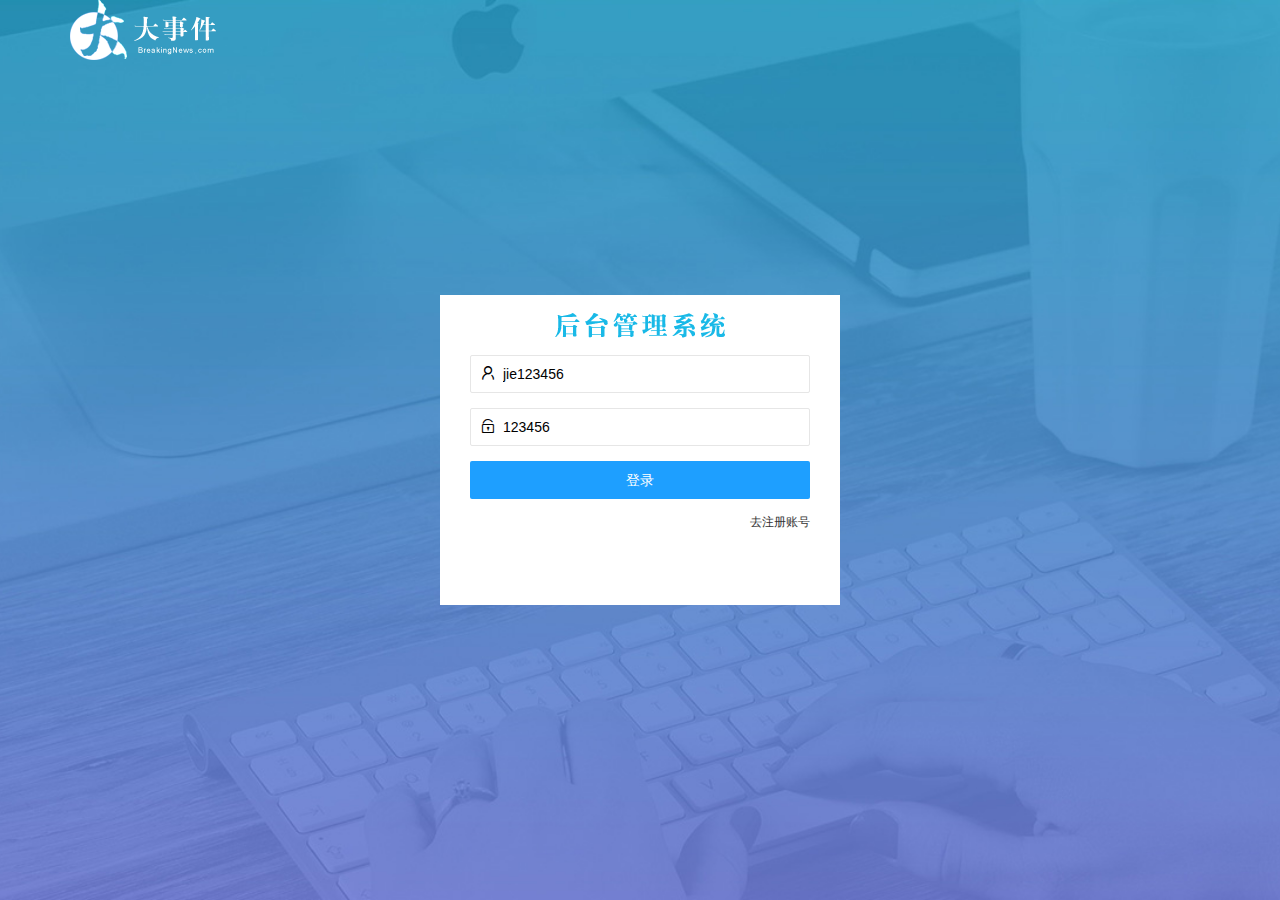
<file: login.html>
<!DOCTYPE html>
<html lang="en">

<head>
    <meta charset="UTF-8">
    <meta name="viewport" content="width=device-width, initial-scale=1.0">
    <title>大事件-登录/注册页面</title>
    <!-- 引入layui样式 -->
    <link rel="stylesheet" href="/assets/lib/layui/css/layui.css">
    <!-- 引入login自己的css样式 -->
    <link rel="stylesheet" href="/assets/css/login.css">
</head>

<body>
    <!-- 顶部login区 -->
    <div class="layui-main">
        <img src="/assets/images/logo.png" alt="">
    </div>
    <!-- 登录和注册区域 -->
    <div class="loginAndRegBox">
        <div class="title-box"></div>
        <!-- 登录div -->
        <div class="login-box">
            <!-- 登录表单 -->
            <form class="layui-form" id="form_login">
                <!-- 用户名 -->
                <div class="layui-form-item">
                    <i class="layui-icon layui-icon-username"></i>
                    <input value="jie123456" type="text" name="username" required lay-verify="required" placeholder="请输入用户名" autocomplete="off" class="layui-input">
                </div>
                <!-- 密码 -->
                <div class="layui-form-item">
                    <i class="layui-icon layui-icon-password"></i>
                    <input value="123456" type="text" name="password" required lay-verify="required|pwd" placeholder="请输入密码" autocomplete="off" class="layui-input">
                </div>
                <!-- 登录按钮 -->
                <div class="layui-form-item">
                    <button class="layui-btn layui-btn-fluid layui-btn-normal" lay-submit>登录</button>
                </div>
                <!-- a -->
                <div class="layui-form-item links"> <a href="javascript:;" id="link_reg">去注册账号</a></div>
            </form>
        </div>
        <!-- 注册盒子 -->
        <div class="reg-box" style="display: none;">
            <!-- 注册表单 -->
            <form class="layui-form" id="form_reg">
                <!-- 用户名 -->
                <div class="layui-form-item">
                    <i class="layui-icon layui-icon-username"></i>
                    <input type="text" name="username" required lay-verify="required" placeholder="请输入用户名" autocomplete="off" class="layui-input">
                </div>
                <!-- 密码 -->
                <div class="layui-form-item">
                    <i class="layui-icon layui-icon-password"></i>
                    <input type="text" name="password" required lay-verify="required|pwd" placeholder="请输入密码" autocomplete="off" class="layui-input">
                </div>
                <!-- 确认密码 -->
                <div class="layui-form-item">
                    <i class="layui-icon layui-icon-password"></i>
                    <input type="text" name="repassword" required lay-verify="required|pwd|repwd" placeholder="再次确认密码" autocomplete="off" class="layui-input">
                </div>
                <!-- 注册按钮 -->
                <div class="layui-form-item">
                    <button class="layui-btn layui-btn-fluid layui-btn-normal" lay-submit>注册</button>
                </div>
                <!-- a -->
                <div class="layui-form-item links"> <a href="javascript:;" id="link_login">去登录</a></div>
            </form>
        </div>
    </div>
    <!-- 引入layui.all.js -->
    <script src="/assets/lib/layui/layui.all.js"></script>
    <!-- 引入jquery -->
    <script src="/assets/lib/jquery.js"></script>
    <!-- 引入baseAPI.js文件 -->
    <script src="/assets/js/baseAPI.js"></script>
    <!-- 引入自己的js文件 -->
    <script src="/assets/js/login.js"></script>
</body>

</html>
</file>
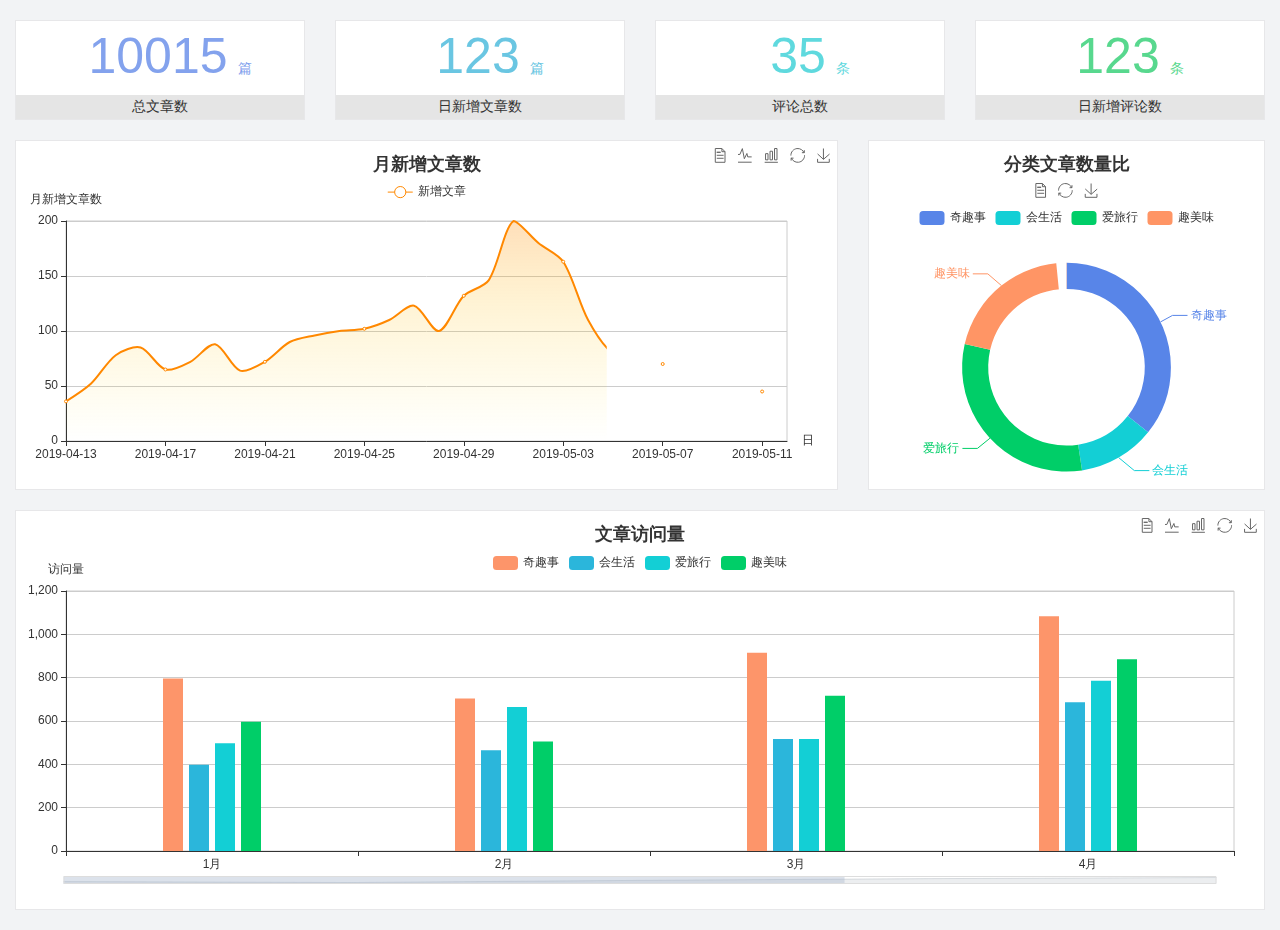
<file: home/dashboard.html>
<!DOCTYPE html>
<html lang="en">

<head>
  <meta charset="UTF-8">
  <meta name="viewport" content="width=device-width, initial-scale=1.0">
  <meta http-equiv="X-UA-Compatible" content="ie=edge">
  <title>图表统计</title>
  <link rel="stylesheet" href="../../assets/lib/bootstrap.css" />
  <link rel="stylesheet" href="../../assets/lib/main.css" />
  <script src="../../assets/lib/jquery.js"></script>
  <script type="text/javascript" src="../../assets/lib/echarts.min.js"></script>
</head>

<body>
  <div class="container-fluid">
    <div class="row spannel_list">
      <div class="col-sm-3 col-xs-6">
        <div class="spannel">
          <em>10015</em><span>篇</span>
          <b>总文章数</b>
        </div>
      </div>
      <div class="col-sm-3 col-xs-6">
        <div class="spannel scolor01">
          <em>123</em><span>篇</span>
          <b>日新增文章数</b>
        </div>
      </div>
      <div class="col-sm-3 col-xs-6">
        <div class="spannel scolor02">
          <em>35</em><span>条</span>
          <b>评论总数</b>
        </div>
      </div>
      <div class="col-sm-3 col-xs-6">
        <div class="spannel scolor03">
          <em>123</em><span>条</span>
          <b>日新增评论数</b>
        </div>
      </div>
    </div>
  </div>

  <div class="container-fluid">
    <div class="row curve-pie">
      <div class="col-lg-8 col-md-8">
        <div class="gragh_pannel" id="curve_show"></div>
      </div>
      <div class="col-lg-4 col-md-4">
        <div class="gragh_pannel" id="pie_show"></div>
      </div>
    </div>
  </div>

  <div class="container-fluid">
    <div class="column_pannel" id="column_show"></div>
  </div>

  <script>
    var oChart = echarts.init(document.getElementById('curve_show'));
    var aList_all = [
      { 'count': 36, 'date': '2019-04-13' },
      { 'count': 52, 'date': '2019-04-14' },
      { 'count': 78, 'date': '2019-04-15' },
      { 'count': 85, 'date': '2019-04-16' },
      { 'count': 65, 'date': '2019-04-17' },
      { 'count': 72, 'date': '2019-04-18' },
      { 'count': 88, 'date': '2019-04-19' },
      { 'count': 64, 'date': '2019-04-20' },
      { 'count': 72, 'date': '2019-04-21' },
      { 'count': 90, 'date': '2019-04-22' },
      { 'count': 96, 'date': '2019-04-23' },
      { 'count': 100, 'date': '2019-04-24' },
      { 'count': 102, 'date': '2019-04-25' },
      { 'count': 110, 'date': '2019-04-26' },
      { 'count': 123, 'date': '2019-04-27' },
      { 'count': 100, 'date': '2019-04-28' },
      { 'count': 132, 'date': '2019-04-29' },
      { 'count': 146, 'date': '2019-04-30' },
      { 'count': 200, 'date': '2019-05-01' },
      { 'count': 180, 'date': '2019-05-02' },
      { 'count': 163, 'date': '2019-05-03' },
      { 'count': 110, 'date': '2019-05-04' },
      { 'count': 80, 'date': '2019-05-05' },
      { 'count': 82, 'date': '2019-05-06' },
      { 'count': 70, 'date': '2019-05-07' },
      { 'count': 65, 'date': '2019-05-08' },
      { 'count': 54, 'date': '2019-05-09' },
      { 'count': 40, 'date': '2019-05-10' },
      { 'count': 45, 'date': '2019-05-11' },
      { 'count': 38, 'date': '2019-05-12' },
    ];

    let aCount = [];
    let aDate = [];

    for (var i = 0; i < aList_all.length; i++) {
      aCount.push(aList_all[i].count);
      aDate.push(aList_all[i].date);
    }

    var chartopt = {
      title: {
        text: '月新增文章数',
        left: 'center',
        top: '10'
      },
      tooltip: {
        trigger: 'axis'
      },
      legend: {
        data: ['新增文章'],
        top: '40'
      },
      toolbox: {
        show: true,
        feature: {
          mark: { show: true },
          dataView: { show: true, readOnly: false },
          magicType: { show: true, type: ['line', 'bar'] },
          restore: { show: true },
          saveAsImage: { show: true }
        }
      },
      calculable: true,
      xAxis: [
        {
          name: '日',
          type: 'category',
          boundaryGap: false,
          data: aDate
        }
      ],
      yAxis: [
        {
          name: '月新增文章数',
          type: 'value'
        }
      ],
      series: [
        {
          name: '新增文章',
          type: 'line',
          smooth: true,
          itemStyle: { normal: { areaStyle: { type: 'default' }, color: '#f80' }, lineStyle: { color: '#f80' } },
          data: aCount
        }],
      areaStyle: {
        normal: {
          color: new echarts.graphic.LinearGradient(0, 0, 0, 1, [{
            offset: 0,
            color: 'rgba(255,136,0,0.39)'
          }, {
            offset: .34,
            color: 'rgba(255,180,0,0.25)'
          }, {
            offset: 1,
            color: 'rgba(255,222,0,0.00)'
          }])

        }
      },
      grid: {
        show: true,
        x: 50,
        x2: 50,
        y: 80,
        height: 220
      }
    };

    oChart.setOption(chartopt);


    var oPie = echarts.init(document.getElementById('pie_show'));
    var oPieopt =
    {
      title: {
        top: 10,
        text: '分类文章数量比',
        x: 'center'
      },
      tooltip: {
        trigger: 'item',
        formatter: "{a} <br/>{b} : {c} ({d}%)"
      },
      color: ['#5885e8', '#13cfd5', '#00ce68', '#ff9565'],
      legend: {
        x: 'center',
        top: 65,
        data: ['奇趣事', '会生活', '爱旅行', '趣美味']
      },
      toolbox: {
        show: true,
        x: 'center',
        top: 35,
        feature: {
          mark: { show: true },
          dataView: { show: true, readOnly: false },
          magicType: {
            show: true,
            type: ['pie', 'funnel'],
            option: {
              funnel: {
                x: '25%',
                width: '50%',
                funnelAlign: 'left',
                max: 1548
              }
            }
          },
          restore: { show: true },
          saveAsImage: { show: true }
        }
      },
      calculable: true,
      series: [
        {
          name: '访问来源',
          type: 'pie',
          radius: ['45%', '60%'],
          center: ['50%', '65%'],
          data: [
            { value: 300, name: '奇趣事' },
            { value: 100, name: '会生活' },
            { value: 260, name: '爱旅行' },
            { value: 180, name: '趣美味' }
          ]
        }
      ]
    };
    oPie.setOption(oPieopt);



    var oColumn = this.echarts.init(document.getElementById('column_show'));
    var oColumnopt =
    {
      title: {
        text: '文章访问量',
        left: 'center',
        top: '10'
      },
      tooltip: {
        trigger: 'axis'
      },
      legend: {
        data: ['奇趣事', '会生活', '爱旅行', '趣美味'],
        top: '40'
      },
      toolbox: {
        show: true,
        feature: {
          mark: { show: true },
          dataView: { show: true, readOnly: false },
          magicType: { show: true, type: ['line', 'bar'] },
          restore: { show: true },
          saveAsImage: { show: true }
        }
      },
      calculable: true,
      xAxis: [
        {
          type: 'category',
          data: ['1月', '2月', '3月', '4月', '5月']
        }
      ],
      yAxis: [
        {
          name: '访问量',
          type: 'value'
        }
      ],
      series: [
        {
          name: '奇趣事',
          type: 'bar',
          barWidth: 20,
          itemStyle: {
            normal: { areaStyle: { type: 'default' }, color: '#fd956a' }
          },
          data: [800, 708, 920, 1090, 1200]
        },
        {
          name: '会生活',
          type: 'bar',
          barWidth: 20,
          itemStyle: {
            normal: { areaStyle: { type: 'default' }, color: '#2bb6db' }
          },
          data: [400, 468, 520, 690, 800]
        },
        {
          name: '爱旅行',
          type: 'bar',
          barWidth: 20,
          itemStyle: {
            normal: { areaStyle: { type: 'default' }, color: '#13cfd5' }
          },
          data: [500, 668, 520, 790, 900]
        },
        {
          name: '趣美味',
          type: 'bar',
          barWidth: 20,
          itemStyle: {
            normal: { areaStyle: { type: 'default' }, color: '#00ce68' }
          },
          data: [600, 508, 720, 890, 1000]
        }
      ],
      grid: {
        show: true,
        x: 50,
        x2: 30,
        y: 80,
        height: 260
      },
      dataZoom: [//给x轴设置滚动条
        {
          start: 0,//默认为0
          end: 100 - 1000 / 31,//默认为100
          type: 'slider',
          show: true,
          xAxisIndex: [0],
          handleSize: 0,//滑动条的 左右2个滑动条的大小
          height: 8,//组件高度
          left: 45, //左边的距离
          right: 50,//右边的距离
          bottom: 26,//右边的距离
          handleColor: '#ddd',//h滑动图标的颜色
          handleStyle: {
            borderColor: "#cacaca",
            borderWidth: "1",
            shadowBlur: 2,
            background: "#ddd",
            shadowColor: "#ddd",
          }
        }]
    };
    oColumn.setOption(oColumnopt);
  </script>
</body>

</html>
</file>
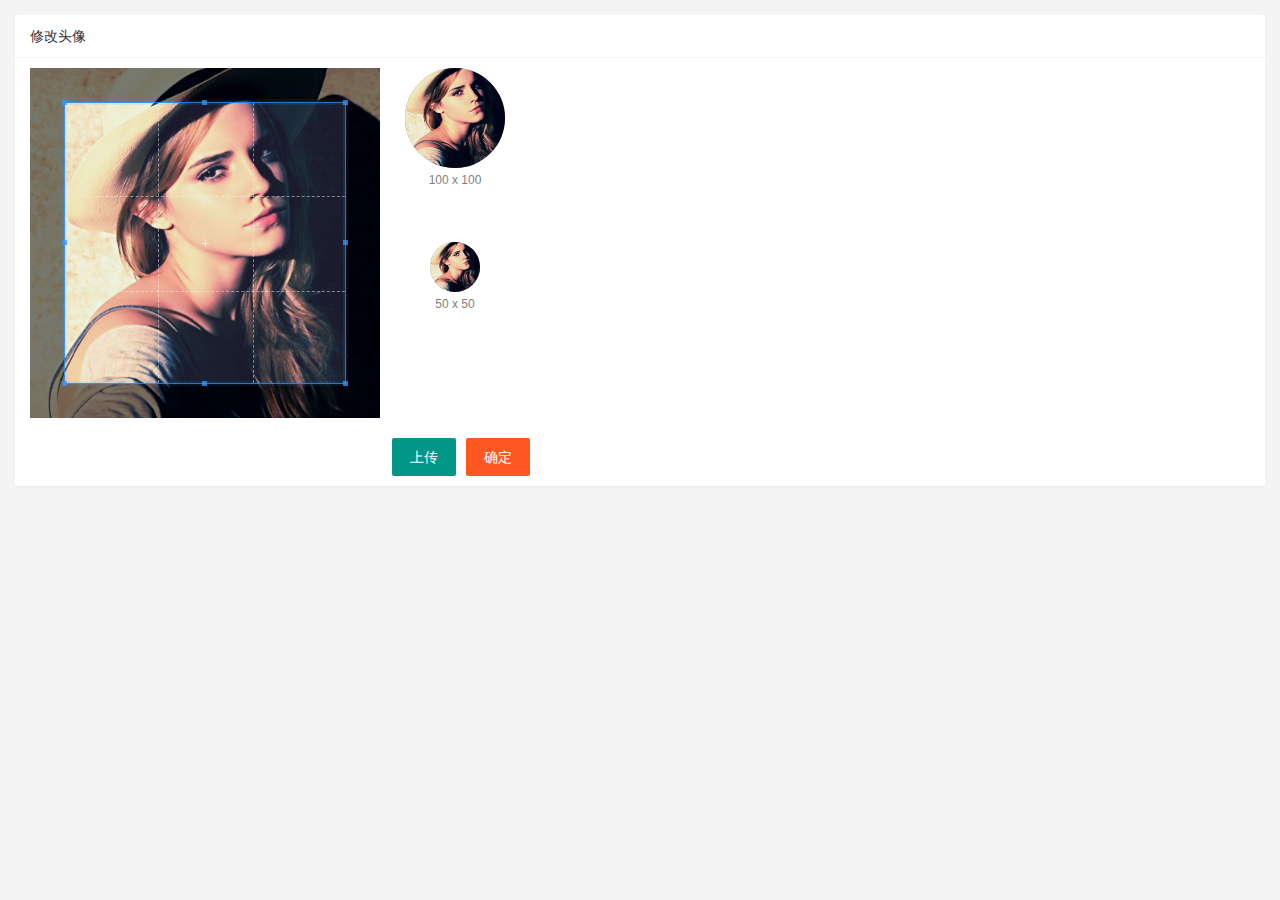
<file: user/user_avatar.html>
<!DOCTYPE html>
<html lang="en">

<head>
    <meta charset="UTF-8">
    <meta name="viewport" content="width=device-width, initial-scale=1.0">
    <title>Document</title>
    <link rel="stylesheet" href="/assets/lib/layui/css/layui.css">
    <link rel="stylesheet" href="/assets/lib/cropper/cropper.css" />
    <link rel="stylesheet" href="/assets/css/user/user_avatar.css">
</head>

<body>
    <div class="layui-card">
        <div class="layui-card-header">修改头像</div>
        <div class="layui-card-body">
            <!-- 第一行的图片裁剪和预览区域 -->
            <div class="row1">
                <!-- 图片裁剪区域 -->
                <div class="cropper-box">
                    <!-- 这个 img 标签很重要，将来会把它初始化为裁剪区域 -->
                    <img id="image" src="/assets/images/sample.jpg" />
                </div>
                <!-- 图片的预览区域 -->
                <div class="preview-box">
                    <div>
                        <!-- 宽高为 100px 的预览区域 -->
                        <div class="img-preview w100"></div>
                        <p class="size">100 x 100</p>
                    </div>
                    <div>
                        <!-- 宽高为 50px 的预览区域 -->
                        <div class="img-preview w50"></div>
                        <p class="size">50 x 50</p>
                    </div>
                </div>
            </div>

            <!-- 第二行的按钮区域 -->
            <div class="row2">
                <input multiple type="file" id="file" accept="image/jpeg,image/png">
                <button type="button" class="layui-btn" id="btnChooseImage">上传</button>
                <button id="btnUpload" type="button" class="layui-btn layui-btn-danger">确定</button>
            </div>
        </div>
    </div>
    <script src="/assets/lib/layui/layui.all.js"></script>
    <script src="/assets/lib/jquery.js"></script>
    <script src="/assets/lib/cropper/Cropper.js"></script>
    <script src="/assets/lib/cropper/jquery-cropper.js"></script>
    <script src="/assets/js/baseAPI.js"></script>
    <script src="/assets/js/user/user_avatar.js "></script>
</body>

</html>
</file>
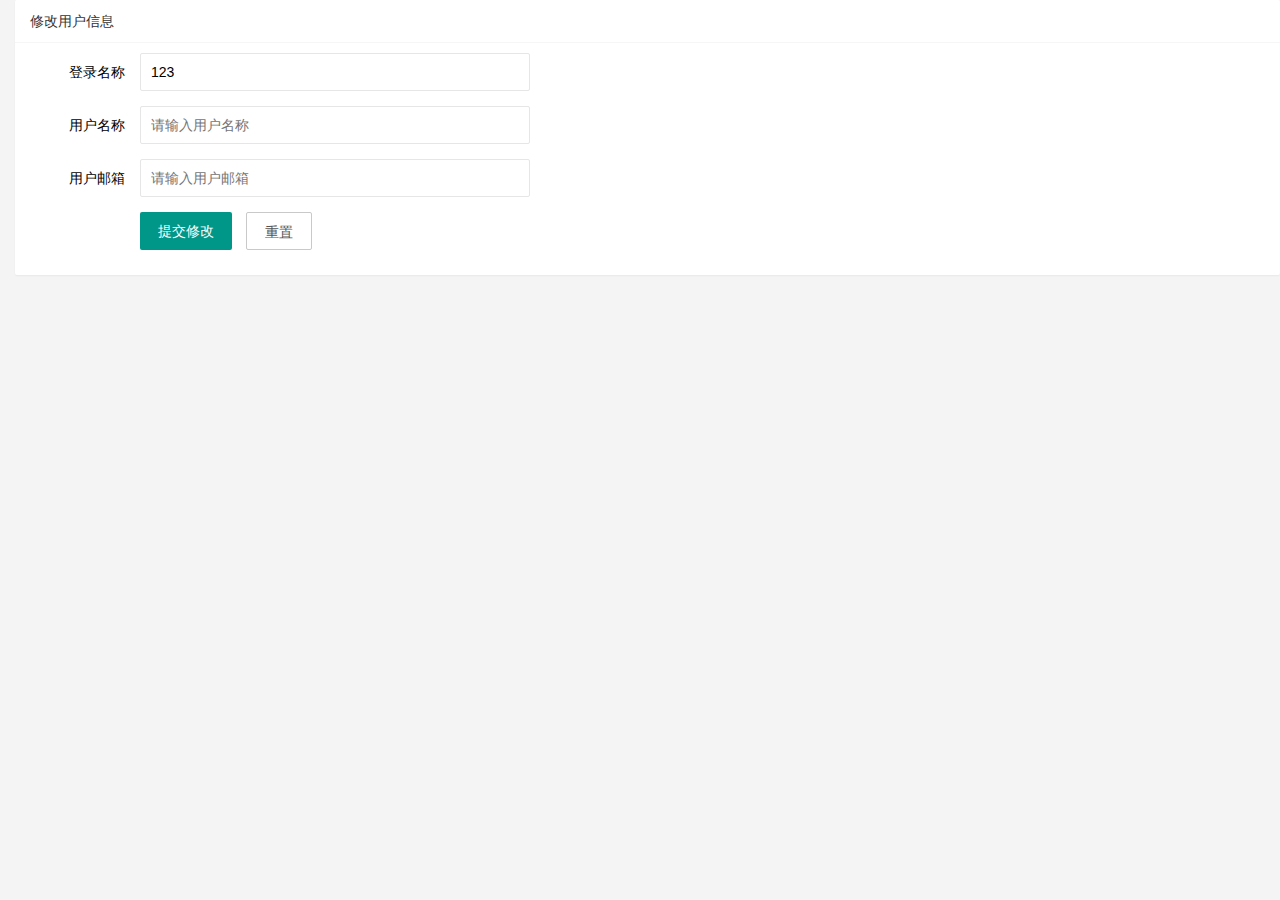
<file: user/user_info.html>
<!DOCTYPE html>
<html lang="en">

<head>
    <meta charset="UTF-8">
    <meta name="viewport" content="width=device-width, initial-scale=1.0">
    <title>Document</title>
    <!-- 引入layui.js样式 -->
    <link rel="stylesheet" href="/assets/lib/layui/css/layui.css">
    <!-- 引入自己的样式 -->
    <link rel="stylesheet" href="/assets/css/user/user_info.css">
</head>

<body>
    <div class="layui-card">
        <div class="layui-card-header">修改用户信息</div>
        <div class="layui-card-body">
            <!-- 表单区域 -->
            <form class="layui-form" lay-filter="formUserInfo">
                <!-- 用于记录和保存id -->
                <input type="hidden" name="id">
                <!-- 登录名称 -->
                <div class="layui-form-item">
                    <label class="layui-form-label">登录名称</label>
                    <div class="layui-input-block">
                        <input value="123" type="text" name="username" required lay-verify="required" placeholder="请输入登录名称" autocomplete="off" class="layui-input" readonly>
                    </div>
                </div>
                <!-- 用户名称 -->
                <div class="layui-form-item">
                    <label class="layui-form-label">用户名称</label>
                    <div class="layui-input-block">
                        <input type="text" name="nickname" required lay-verify="required|nickname" placeholder="请输入用户名称" autocomplete="off" class="layui-input">
                    </div>
                </div>
                <!-- 用户邮箱 -->
                <div class="layui-form-item">
                    <label class="layui-form-label">用户邮箱</label>
                    <div class="layui-input-block">
                        <input type="text" name="email" required lay-verify="required|email" placeholder="请输入用户邮箱" autocomplete="off" class="layui-input">
                    </div>
                </div>
                <!-- 修改 提交 -->
                <div class="layui-form-item">
                    <div class="layui-input-block">
                        <button class="layui-btn" lay-submit lay-filter="formDemo">提交修改</button>
                        <button id="btnReset" type="reset" class="layui-btn layui-btn-primary">重置</button>
                    </div>
                </div>
            </form>
        </div>
    </div>
    <!-- 引入layui.all.js -->
    <script src="/assets/lib/layui/layui.all.js"></script>
    <!-- 引入jquery.js文件 -->
    <script src="/assets/lib/jquery.js"></script>
    <!-- 引入baseAPI.js文件 -->
    <script src="/assets/js/baseAPI.js"></script>
    <!-- 引入文件index.js -->
    <script src="/assets/js/user/user_info.js"></script>
</body>

</html>
</file>
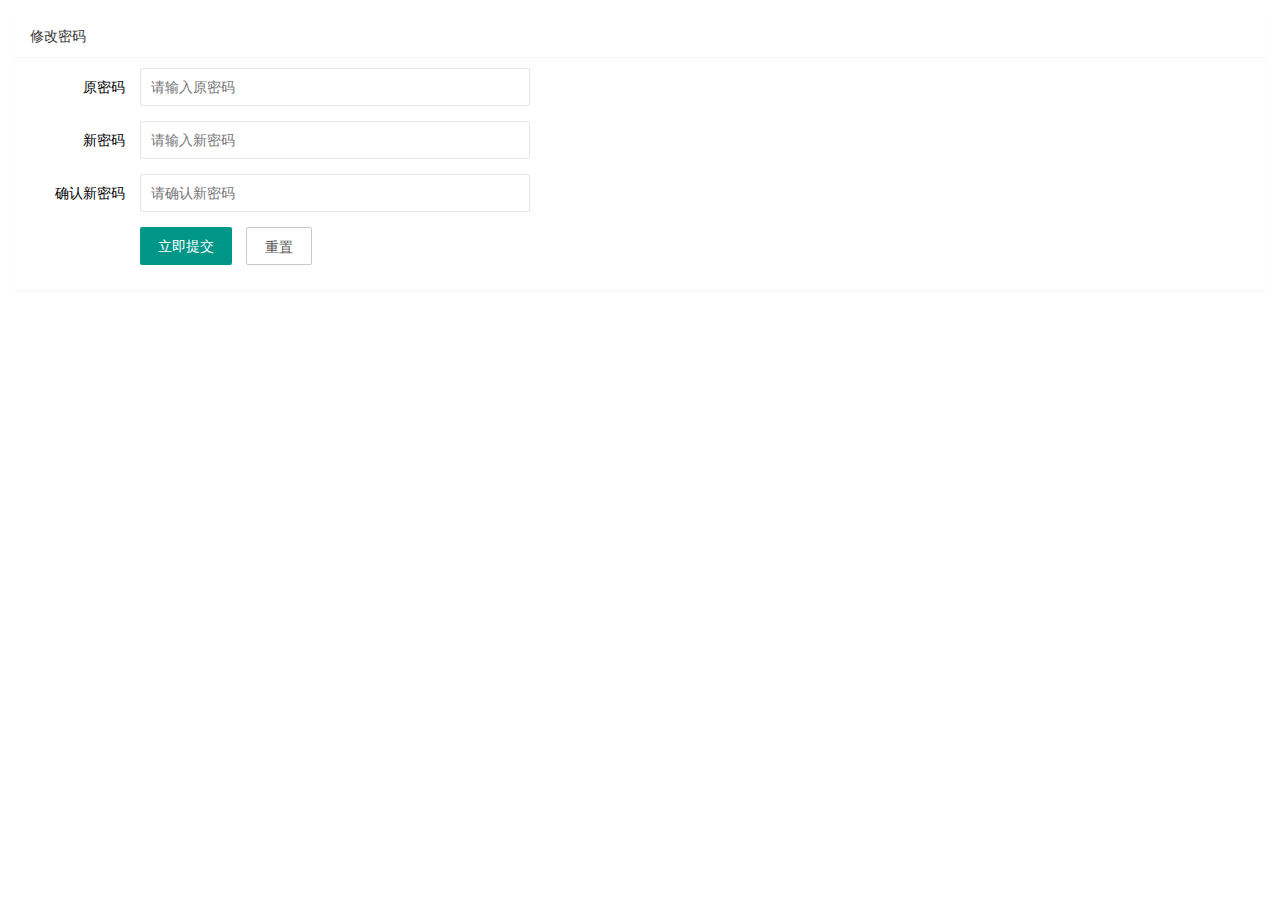
<file: user/user_pwd.html>
<!DOCTYPE html>
<html lang="en">

<head>
    <meta charset="UTF-8">
    <meta name="viewport" content="width=device-width, initial-scale=1.0">
    <title>Document</title>
    <link rel="stylesheet" href="/assets/lib/layui/css/layui.css">
    <link rel="stylesheet" href="/assets/css/user/user_pwd.css">
</head>

<body>
    <div class="layui-card">
        <div class="layui-card-header">修改密码</div>
        <div class="layui-card-body">
            <form class="layui-form">
                <div class="layui-form-item">
                    <label class="layui-form-label">原密码</label>
                    <div class="layui-input-block">
                        <input type="text" name="oldPwd" required lay-verify="required|pwd" placeholder="请输入原密码" autocomplete="off" class="layui-input">
                    </div>
                </div>
                <div class="layui-form-item">
                    <label class="layui-form-label">新密码</label>
                    <div class="layui-input-block">
                        <input type="text" name="newPwd" required lay-verify="required|pwd|samePwd" placeholder="请输入新密码" autocomplete="off" class="layui-input">
                    </div>
                </div>
                <div class="layui-form-item">
                    <label class="layui-form-label">确认新密码</label>
                    <div class="layui-input-block">
                        <input type="text" name="rePwd" required lay-verify="required|pwd|rePwd" placeholder="请确认新密码" autocomplete="off" class="layui-input">
                    </div>
                </div>
                <div class="layui-form-item">
                    <div class="layui-input-block">
                        <button class="layui-btn" lay-submit lay-filter="formDemo">立即提交</button>
                        <button type="reset" class="layui-btn layui-btn-primary">重置</button>
                    </div>
                </div>
            </form>
        </div>
    </div>
    <script src="/assets/lib/layui/layui.all.js"></script>
    <script src="/assets/lib/jquery.js"></script>
    <script src="/assets/js/baseAPI.js"></script>
    <script src="/assets/js/user/user_pwd.js"></script>
</body>

</html>
</file>
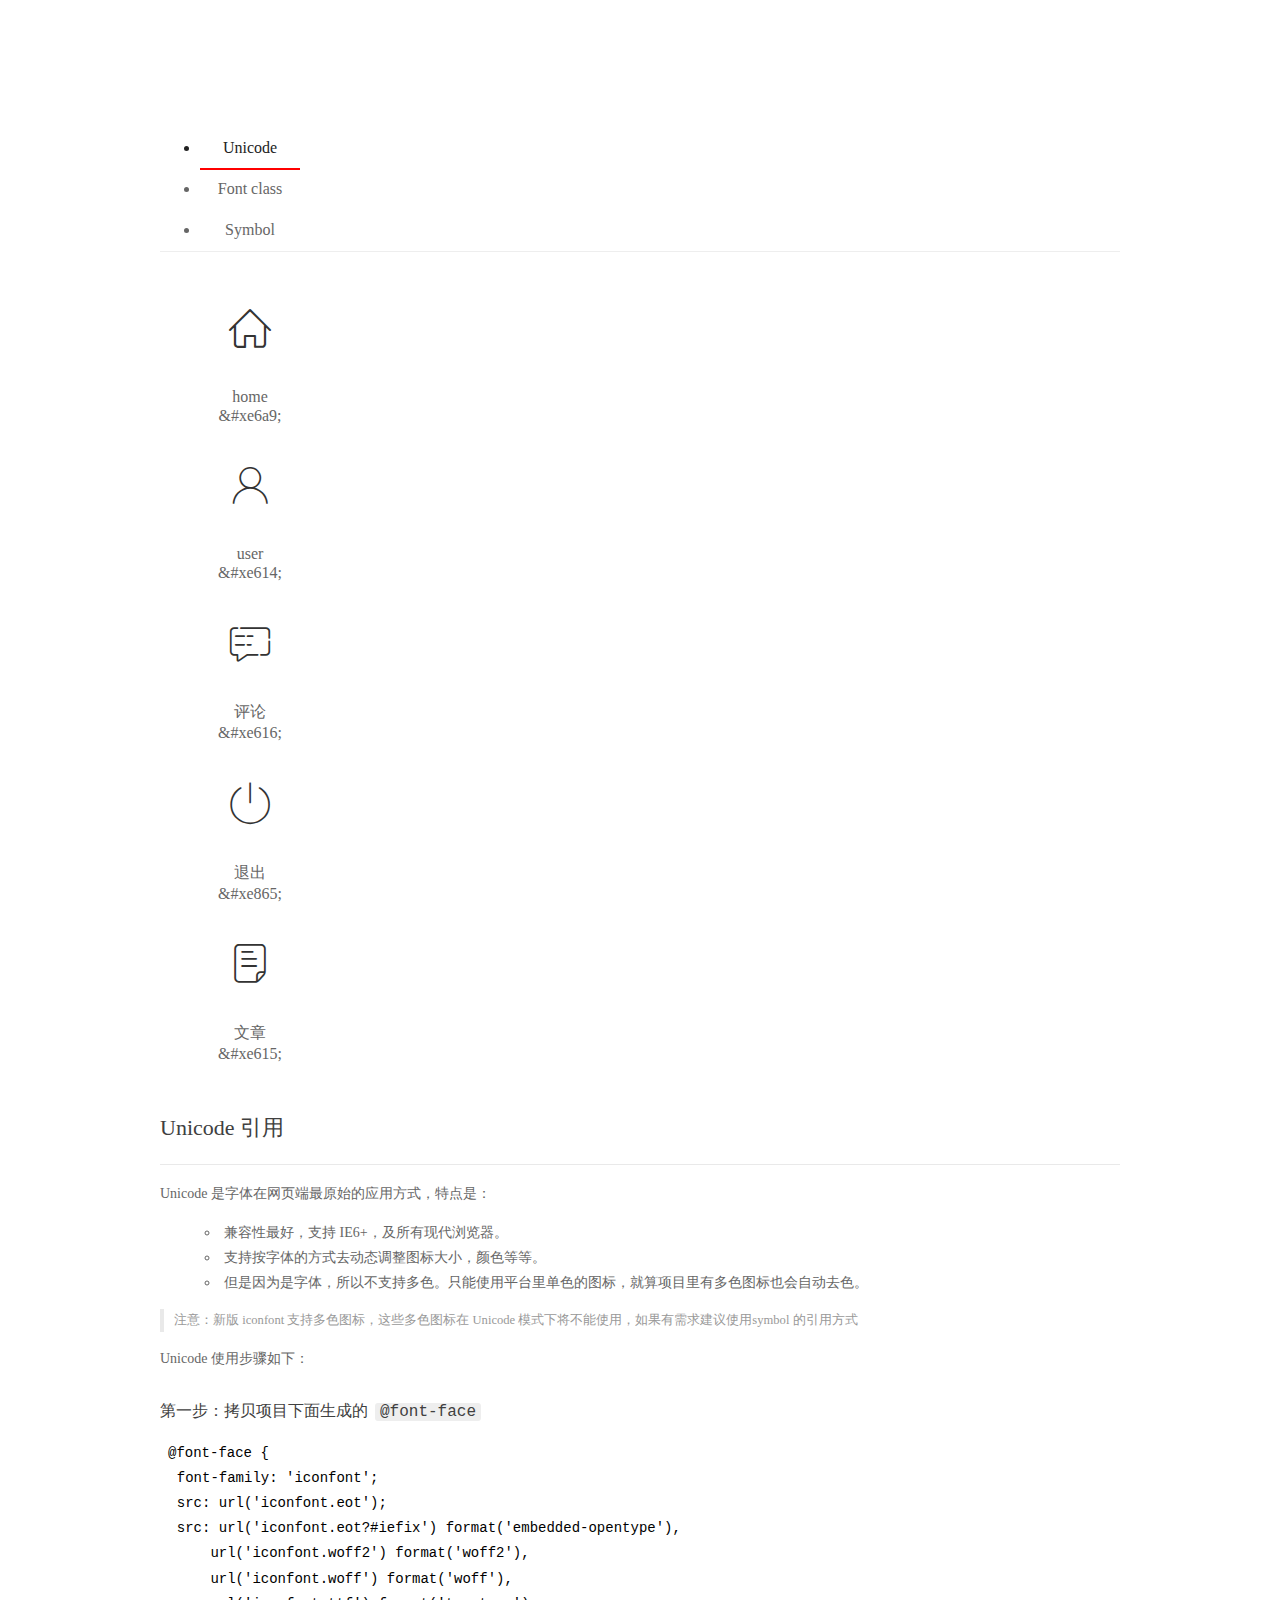
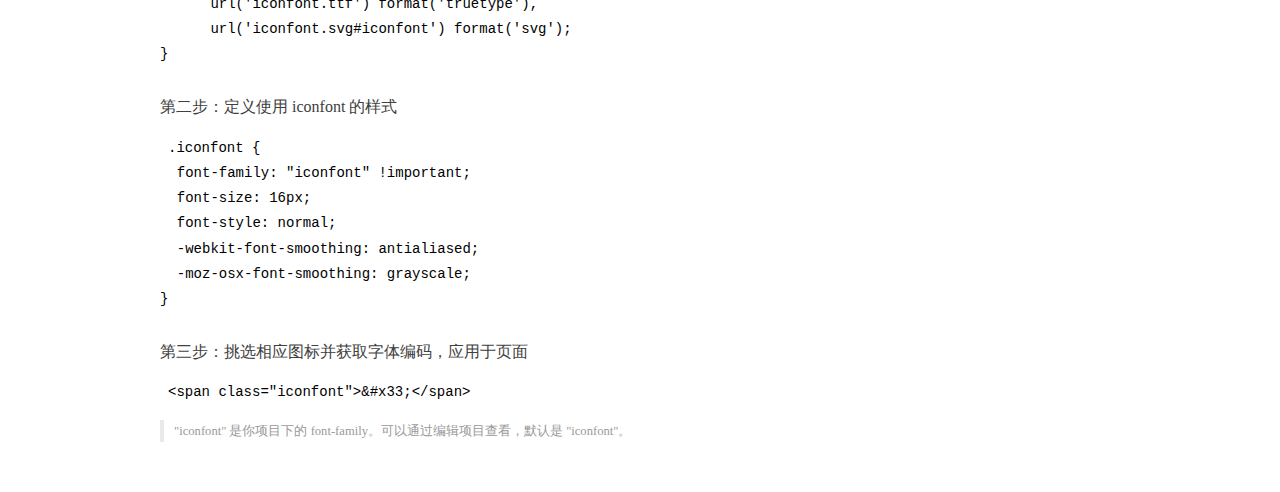
<file: assets/fonts/demo_index.html>
<!DOCTYPE html>
<html>
<head>
  <meta charset="utf-8"/>
  <title>IconFont Demo</title>
  <link rel="shortcut icon" href="https://gtms04.alicdn.com/tps/i4/TB1_oz6GVXXXXaFXpXXJDFnIXXX-64-64.ico" type="image/x-icon"/>
  <link rel="stylesheet" href="https://g.alicdn.com/thx/cube/1.3.2/cube.min.css">
  <link rel="stylesheet" href="demo.css">
  <link rel="stylesheet" href="iconfont.css">
  <script src="iconfont.js"></script>
  <!-- jQuery -->
  <script src="https://a1.alicdn.com/oss/uploads/2018/12/26/7bfddb60-08e8-11e9-9b04-53e73bb6408b.js"></script>
  <!-- 代码高亮 -->
  <script src="https://a1.alicdn.com/oss/uploads/2018/12/26/a3f714d0-08e6-11e9-8a15-ebf944d7534c.js"></script>
</head>
<body>
  <div class="main">
    <h1 class="logo"><a href="https://www.iconfont.cn/" title="iconfont 首页" target="_blank">&#xe86b;</a></h1>
    <div class="nav-tabs">
      <ul id="tabs" class="dib-box">
        <li class="dib active"><span>Unicode</span></li>
        <li class="dib"><span>Font class</span></li>
        <li class="dib"><span>Symbol</span></li>
      </ul>
      
    </div>
    <div class="tab-container">
      <div class="content unicode" style="display: block;">
          <ul class="icon_lists dib-box">
          
            <li class="dib">
              <span class="icon iconfont">&#xe6a9;</span>
                <div class="name">home</div>
                <div class="code-name">&amp;#xe6a9;</div>
              </li>
          
            <li class="dib">
              <span class="icon iconfont">&#xe614;</span>
                <div class="name">user</div>
                <div class="code-name">&amp;#xe614;</div>
              </li>
          
            <li class="dib">
              <span class="icon iconfont">&#xe616;</span>
                <div class="name">评论</div>
                <div class="code-name">&amp;#xe616;</div>
              </li>
          
            <li class="dib">
              <span class="icon iconfont">&#xe865;</span>
                <div class="name">退出</div>
                <div class="code-name">&amp;#xe865;</div>
              </li>
          
            <li class="dib">
              <span class="icon iconfont">&#xe615;</span>
                <div class="name">文章</div>
                <div class="code-name">&amp;#xe615;</div>
              </li>
          
          </ul>
          <div class="article markdown">
          <h2 id="unicode-">Unicode 引用</h2>
          <hr>

          <p>Unicode 是字体在网页端最原始的应用方式，特点是：</p>
          <ul>
            <li>兼容性最好，支持 IE6+，及所有现代浏览器。</li>
            <li>支持按字体的方式去动态调整图标大小，颜色等等。</li>
            <li>但是因为是字体，所以不支持多色。只能使用平台里单色的图标，就算项目里有多色图标也会自动去色。</li>
          </ul>
          <blockquote>
            <p>注意：新版 iconfont 支持多色图标，这些多色图标在 Unicode 模式下将不能使用，如果有需求建议使用symbol 的引用方式</p>
          </blockquote>
          <p>Unicode 使用步骤如下：</p>
          <h3 id="-font-face">第一步：拷贝项目下面生成的 <code>@font-face</code></h3>
<pre><code class="language-css"
>@font-face {
  font-family: 'iconfont';
  src: url('iconfont.eot');
  src: url('iconfont.eot?#iefix') format('embedded-opentype'),
      url('iconfont.woff2') format('woff2'),
      url('iconfont.woff') format('woff'),
      url('iconfont.ttf') format('truetype'),
      url('iconfont.svg#iconfont') format('svg');
}
</code></pre>
          <h3 id="-iconfont-">第二步：定义使用 iconfont 的样式</h3>
<pre><code class="language-css"
>.iconfont {
  font-family: "iconfont" !important;
  font-size: 16px;
  font-style: normal;
  -webkit-font-smoothing: antialiased;
  -moz-osx-font-smoothing: grayscale;
}
</code></pre>
          <h3 id="-">第三步：挑选相应图标并获取字体编码，应用于页面</h3>
<pre>
<code class="language-html"
>&lt;span class="iconfont"&gt;&amp;#x33;&lt;/span&gt;
</code></pre>
          <blockquote>
            <p>"iconfont" 是你项目下的 font-family。可以通过编辑项目查看，默认是 "iconfont"。</p>
          </blockquote>
          </div>
      </div>
      <div class="content font-class">
        <ul class="icon_lists dib-box">
          
          <li class="dib">
            <span class="icon iconfont icon-home"></span>
            <div class="name">
              home
            </div>
            <div class="code-name">.icon-home
            </div>
          </li>
          
          <li class="dib">
            <span class="icon iconfont icon-user"></span>
            <div class="name">
              user
            </div>
            <div class="code-name">.icon-user
            </div>
          </li>
          
          <li class="dib">
            <span class="icon iconfont icon-pinglun"></span>
            <div class="name">
              评论
            </div>
            <div class="code-name">.icon-pinglun
            </div>
          </li>
          
          <li class="dib">
            <span class="icon iconfont icon-tuichu"></span>
            <div class="name">
              退出
            </div>
            <div class="code-name">.icon-tuichu
            </div>
          </li>
          
          <li class="dib">
            <span class="icon iconfont icon-16"></span>
            <div class="name">
              文章
            </div>
            <div class="code-name">.icon-16
            </div>
          </li>
          
        </ul>
        <div class="article markdown">
        <h2 id="font-class-">font-class 引用</h2>
        <hr>

        <p>font-class 是 Unicode 使用方式的一种变种，主要是解决 Unicode 书写不直观，语意不明确的问题。</p>
        <p>与 Unicode 使用方式相比，具有如下特点：</p>
        <ul>
          <li>兼容性良好，支持 IE8+，及所有现代浏览器。</li>
          <li>相比于 Unicode 语意明确，书写更直观。可以很容易分辨这个 icon 是什么。</li>
          <li>因为使用 class 来定义图标，所以当要替换图标时，只需要修改 class 里面的 Unicode 引用。</li>
          <li>不过因为本质上还是使用的字体，所以多色图标还是不支持的。</li>
        </ul>
        <p>使用步骤如下：</p>
        <h3 id="-fontclass-">第一步：引入项目下面生成的 fontclass 代码：</h3>
<pre><code class="language-html">&lt;link rel="stylesheet" href="./iconfont.css"&gt;
</code></pre>
        <h3 id="-">第二步：挑选相应图标并获取类名，应用于页面：</h3>
<pre><code class="language-html">&lt;span class="iconfont icon-xxx"&gt;&lt;/span&gt;
</code></pre>
        <blockquote>
          <p>"
            iconfont" 是你项目下的 font-family。可以通过编辑项目查看，默认是 "iconfont"。</p>
        </blockquote>
      </div>
      </div>
      <div class="content symbol">
          <ul class="icon_lists dib-box">
          
            <li class="dib">
                <svg class="icon svg-icon" aria-hidden="true">
                  <use xlink:href="#icon-home"></use>
                </svg>
                <div class="name">home</div>
                <div class="code-name">#icon-home</div>
            </li>
          
            <li class="dib">
                <svg class="icon svg-icon" aria-hidden="true">
                  <use xlink:href="#icon-user"></use>
                </svg>
                <div class="name">user</div>
                <div class="code-name">#icon-user</div>
            </li>
          
            <li class="dib">
                <svg class="icon svg-icon" aria-hidden="true">
                  <use xlink:href="#icon-pinglun"></use>
                </svg>
                <div class="name">评论</div>
                <div class="code-name">#icon-pinglun</div>
            </li>
          
            <li class="dib">
                <svg class="icon svg-icon" aria-hidden="true">
                  <use xlink:href="#icon-tuichu"></use>
                </svg>
                <div class="name">退出</div>
                <div class="code-name">#icon-tuichu</div>
            </li>
          
            <li class="dib">
                <svg class="icon svg-icon" aria-hidden="true">
                  <use xlink:href="#icon-16"></use>
                </svg>
                <div class="name">文章</div>
                <div class="code-name">#icon-16</div>
            </li>
          
          </ul>
          <div class="article markdown">
          <h2 id="symbol-">Symbol 引用</h2>
          <hr>

          <p>这是一种全新的使用方式，应该说这才是未来的主流，也是平台目前推荐的用法。相关介绍可以参考这篇<a href="">文章</a>
            这种用法其实是做了一个 SVG 的集合，与另外两种相比具有如下特点：</p>
          <ul>
            <li>支持多色图标了，不再受单色限制。</li>
            <li>通过一些技巧，支持像字体那样，通过 <code>font-size</code>, <code>color</code> 来调整样式。</li>
            <li>兼容性较差，支持 IE9+，及现代浏览器。</li>
            <li>浏览器渲染 SVG 的性能一般，还不如 png。</li>
          </ul>
          <p>使用步骤如下：</p>
          <h3 id="-symbol-">第一步：引入项目下面生成的 symbol 代码：</h3>
<pre><code class="language-html">&lt;script src="./iconfont.js"&gt;&lt;/script&gt;
</code></pre>
          <h3 id="-css-">第二步：加入通用 CSS 代码（引入一次就行）：</h3>
<pre><code class="language-html">&lt;style&gt;
.icon {
  width: 1em;
  height: 1em;
  vertical-align: -0.15em;
  fill: currentColor;
  overflow: hidden;
}
&lt;/style&gt;
</code></pre>
          <h3 id="-">第三步：挑选相应图标并获取类名，应用于页面：</h3>
<pre><code class="language-html">&lt;svg class="icon" aria-hidden="true"&gt;
  &lt;use xlink:href="#icon-xxx"&gt;&lt;/use&gt;
&lt;/svg&gt;
</code></pre>
          </div>
      </div>

    </div>
  </div>
  <script>
  $(document).ready(function () {
      $('.tab-container .content:first').show()

      $('#tabs li').click(function (e) {
        var tabContent = $('.tab-container .content')
        var index = $(this).index()

        if ($(this).hasClass('active')) {
          return
        } else {
          $('#tabs li').removeClass('active')
          $(this).addClass('active')

          tabContent.hide().eq(index).fadeIn()
        }
      })
    })
  </script>
</body>
</html>
</file>
<file: assets/lib/layui/css/layui.css>
/** layui-v2.5.5 MIT License By https://www.layui.com */
 .layui-inline,img{display:inline-block;vertical-align:middle}h1,h2,h3,h4,h5,h6{font-weight:400}.layui-edge,.layui-header,.layui-inline,.layui-main{position:relative}.layui-body,.layui-edge,.layui-elip{overflow:hidden}.layui-btn,.layui-edge,.layui-inline,img{vertical-align:middle}.layui-btn,.layui-disabled,.layui-icon,.layui-unselect{-moz-user-select:none;-webkit-user-select:none;-ms-user-select:none}.layui-elip,.layui-form-checkbox span,.layui-form-pane .layui-form-label{text-overflow:ellipsis;white-space:nowrap}.layui-breadcrumb,.layui-tree-btnGroup{visibility:hidden}blockquote,body,button,dd,div,dl,dt,form,h1,h2,h3,h4,h5,h6,input,li,ol,p,pre,td,textarea,th,ul{margin:0;padding:0;-webkit-tap-highlight-color:rgba(0,0,0,0)}a:active,a:hover{outline:0}img{border:none}li{list-style:none}table{border-collapse:collapse;border-spacing:0}h4,h5,h6{font-size:100%}button,input,optgroup,option,select,textarea{font-family:inherit;font-size:inherit;font-style:inherit;font-weight:inherit;outline:0}pre{white-space:pre-wrap;white-space:-moz-pre-wrap;white-space:-pre-wrap;white-space:-o-pre-wrap;word-wrap:break-word}body{line-height:24px;font:14px Helvetica Neue,Helvetica,PingFang SC,Tahoma,Arial,sans-serif}hr{height:1px;margin:10px 0;border:0;clear:both}a{color:#333;text-decoration:none}a:hover{color:#777}a cite{font-style:normal;*cursor:pointer}.layui-border-box,.layui-border-box *{box-sizing:border-box}.layui-box,.layui-box *{box-sizing:content-box}.layui-clear{clear:both;*zoom:1}.layui-clear:after{content:'\20';clear:both;*zoom:1;display:block;height:0}.layui-inline{*display:inline;*zoom:1}.layui-edge{display:inline-block;width:0;height:0;border-width:6px;border-style:dashed;border-color:transparent}.layui-edge-top{top:-4px;border-bottom-color:#999;border-bottom-style:solid}.layui-edge-right{border-left-color:#999;border-left-style:solid}.layui-edge-bottom{top:2px;border-top-color:#999;border-top-style:solid}.layui-edge-left{border-right-color:#999;border-right-style:solid}.layui-disabled,.layui-disabled:hover{color:#d2d2d2!important;cursor:not-allowed!important}.layui-circle{border-radius:100%}.layui-show{display:block!important}.layui-hide{display:none!important}@font-face{font-family:layui-icon;src:url(../font/iconfont.eot?v=250);src:url(../font/iconfont.eot?v=250#iefix) format('embedded-opentype'),url(../font/iconfont.woff2?v=250) format('woff2'),url(../font/iconfont.woff?v=250) format('woff'),url(../font/iconfont.ttf?v=250) format('truetype'),url(../font/iconfont.svg?v=250#layui-icon) format('svg')}.layui-icon{font-family:layui-icon!important;font-size:16px;font-style:normal;-webkit-font-smoothing:antialiased;-moz-osx-font-smoothing:grayscale}.layui-icon-reply-fill:before{content:"\e611"}.layui-icon-set-fill:before{content:"\e614"}.layui-icon-menu-fill:before{content:"\e60f"}.layui-icon-search:before{content:"\e615"}.layui-icon-share:before{content:"\e641"}.layui-icon-set-sm:before{content:"\e620"}.layui-icon-engine:before{content:"\e628"}.layui-icon-close:before{content:"\1006"}.layui-icon-close-fill:before{content:"\1007"}.layui-icon-chart-screen:before{content:"\e629"}.layui-icon-star:before{content:"\e600"}.layui-icon-circle-dot:before{content:"\e617"}.layui-icon-chat:before{content:"\e606"}.layui-icon-release:before{content:"\e609"}.layui-icon-list:before{content:"\e60a"}.layui-icon-chart:before{content:"\e62c"}.layui-icon-ok-circle:before{content:"\1005"}.layui-icon-layim-theme:before{content:"\e61b"}.layui-icon-table:before{content:"\e62d"}.layui-icon-right:before{content:"\e602"}.layui-icon-left:before{content:"\e603"}.layui-icon-cart-simple:before{content:"\e698"}.layui-icon-face-cry:before{content:"\e69c"}.layui-icon-face-smile:before{content:"\e6af"}.layui-icon-survey:before{content:"\e6b2"}.layui-icon-tree:before{content:"\e62e"}.layui-icon-upload-circle:before{content:"\e62f"}.layui-icon-add-circle:before{content:"\e61f"}.layui-icon-download-circle:before{content:"\e601"}.layui-icon-templeate-1:before{content:"\e630"}.layui-icon-util:before{content:"\e631"}.layui-icon-face-surprised:before{content:"\e664"}.layui-icon-edit:before{content:"\e642"}.layui-icon-speaker:before{content:"\e645"}.layui-icon-down:before{content:"\e61a"}.layui-icon-file:before{content:"\e621"}.layui-icon-layouts:before{content:"\e632"}.layui-icon-rate-half:before{content:"\e6c9"}.layui-icon-add-circle-fine:before{content:"\e608"}.layui-icon-prev-circle:before{content:"\e633"}.layui-icon-read:before{content:"\e705"}.layui-icon-404:before{content:"\e61c"}.layui-icon-carousel:before{content:"\e634"}.layui-icon-help:before{content:"\e607"}.layui-icon-code-circle:before{content:"\e635"}.layui-icon-water:before{content:"\e636"}.layui-icon-username:before{content:"\e66f"}.layui-icon-find-fill:before{content:"\e670"}.layui-icon-about:before{content:"\e60b"}.layui-icon-location:before{content:"\e715"}.layui-icon-up:before{content:"\e619"}.layui-icon-pause:before{content:"\e651"}.layui-icon-date:before{content:"\e637"}.layui-icon-layim-uploadfile:before{content:"\e61d"}.layui-icon-delete:before{content:"\e640"}.layui-icon-play:before{content:"\e652"}.layui-icon-top:before{content:"\e604"}.layui-icon-friends:before{content:"\e612"}.layui-icon-refresh-3:before{content:"\e9aa"}.layui-icon-ok:before{content:"\e605"}.layui-icon-layer:before{content:"\e638"}.layui-icon-face-smile-fine:before{content:"\e60c"}.layui-icon-dollar:before{content:"\e659"}.layui-icon-group:before{content:"\e613"}.layui-icon-layim-download:before{content:"\e61e"}.layui-icon-picture-fine:before{content:"\e60d"}.layui-icon-link:before{content:"\e64c"}.layui-icon-diamond:before{content:"\e735"}.layui-icon-log:before{content:"\e60e"}.layui-icon-rate-solid:before{content:"\e67a"}.layui-icon-fonts-del:before{content:"\e64f"}.layui-icon-unlink:before{content:"\e64d"}.layui-icon-fonts-clear:before{content:"\e639"}.layui-icon-triangle-r:before{content:"\e623"}.layui-icon-circle:before{content:"\e63f"}.layui-icon-radio:before{content:"\e643"}.layui-icon-align-center:before{content:"\e647"}.layui-icon-align-right:before{content:"\e648"}.layui-icon-align-left:before{content:"\e649"}.layui-icon-loading-1:before{content:"\e63e"}.layui-icon-return:before{content:"\e65c"}.layui-icon-fonts-strong:before{content:"\e62b"}.layui-icon-upload:before{content:"\e67c"}.layui-icon-dialogue:before{content:"\e63a"}.layui-icon-video:before{content:"\e6ed"}.layui-icon-headset:before{content:"\e6fc"}.layui-icon-cellphone-fine:before{content:"\e63b"}.layui-icon-add-1:before{content:"\e654"}.layui-icon-face-smile-b:before{content:"\e650"}.layui-icon-fonts-html:before{content:"\e64b"}.layui-icon-form:before{content:"\e63c"}.layui-icon-cart:before{content:"\e657"}.layui-icon-camera-fill:before{content:"\e65d"}.layui-icon-tabs:before{content:"\e62a"}.layui-icon-fonts-code:before{content:"\e64e"}.layui-icon-fire:before{content:"\e756"}.layui-icon-set:before{content:"\e716"}.layui-icon-fonts-u:before{content:"\e646"}.layui-icon-triangle-d:before{content:"\e625"}.layui-icon-tips:before{content:"\e702"}.layui-icon-picture:before{content:"\e64a"}.layui-icon-more-vertical:before{content:"\e671"}.layui-icon-flag:before{content:"\e66c"}.layui-icon-loading:before{content:"\e63d"}.layui-icon-fonts-i:before{content:"\e644"}.layui-icon-refresh-1:before{content:"\e666"}.layui-icon-rmb:before{content:"\e65e"}.layui-icon-home:before{content:"\e68e"}.layui-icon-user:before{content:"\e770"}.layui-icon-notice:before{content:"\e667"}.layui-icon-login-weibo:before{content:"\e675"}.layui-icon-voice:before{content:"\e688"}.layui-icon-upload-drag:before{content:"\e681"}.layui-icon-login-qq:before{content:"\e676"}.layui-icon-snowflake:before{content:"\e6b1"}.layui-icon-file-b:before{content:"\e655"}.layui-icon-template:before{content:"\e663"}.layui-icon-auz:before{content:"\e672"}.layui-icon-console:before{content:"\e665"}.layui-icon-app:before{content:"\e653"}.layui-icon-prev:before{content:"\e65a"}.layui-icon-website:before{content:"\e7ae"}.layui-icon-next:before{content:"\e65b"}.layui-icon-component:before{content:"\e857"}.layui-icon-more:before{content:"\e65f"}.layui-icon-login-wechat:before{content:"\e677"}.layui-icon-shrink-right:before{content:"\e668"}.layui-icon-spread-left:before{content:"\e66b"}.layui-icon-camera:before{content:"\e660"}.layui-icon-note:before{content:"\e66e"}.layui-icon-refresh:before{content:"\e669"}.layui-icon-female:before{content:"\e661"}.layui-icon-male:before{content:"\e662"}.layui-icon-password:before{content:"\e673"}.layui-icon-senior:before{content:"\e674"}.layui-icon-theme:before{content:"\e66a"}.layui-icon-tread:before{content:"\e6c5"}.layui-icon-praise:before{content:"\e6c6"}.layui-icon-star-fill:before{content:"\e658"}.layui-icon-rate:before{content:"\e67b"}.layui-icon-template-1:before{content:"\e656"}.layui-icon-vercode:before{content:"\e679"}.layui-icon-cellphone:before{content:"\e678"}.layui-icon-screen-full:before{content:"\e622"}.layui-icon-screen-restore:before{content:"\e758"}.layui-icon-cols:before{content:"\e610"}.layui-icon-export:before{content:"\e67d"}.layui-icon-print:before{content:"\e66d"}.layui-icon-slider:before{content:"\e714"}.layui-icon-addition:before{content:"\e624"}.layui-icon-subtraction:before{content:"\e67e"}.layui-icon-service:before{content:"\e626"}.layui-icon-transfer:before{content:"\e691"}.layui-main{width:1140px;margin:0 auto}.layui-header{z-index:1000;height:60px}.layui-header a:hover{transition:all .5s;-webkit-transition:all .5s}.layui-side{position:fixed;left:0;top:0;bottom:0;z-index:999;width:200px;overflow-x:hidden}.layui-side-scroll{position:relative;width:220px;height:100%;overflow-x:hidden}.layui-body{position:absolute;left:200px;right:0;top:0;bottom:0;z-index:998;width:auto;overflow-y:auto;box-sizing:border-box}.layui-layout-body{overflow:hidden}.layui-layout-admin .layui-header{background-color:#23262E}.layui-layout-admin .layui-side{top:60px;width:200px;overflow-x:hidden}.layui-layout-admin .layui-body{position:fixed;top:60px;bottom:44px}.layui-layout-admin .layui-main{width:auto;margin:0 15px}.layui-layout-admin .layui-footer{position:fixed;left:200px;right:0;bottom:0;height:44px;line-height:44px;padding:0 15px;background-color:#eee}.layui-layout-admin .layui-logo{position:absolute;left:0;top:0;width:200px;height:100%;line-height:60px;text-align:center;color:#009688;font-size:16px}.layui-layout-admin .layui-header .layui-nav{background:0 0}.layui-layout-left{position:absolute!important;left:200px;top:0}.layui-layout-right{position:absolute!important;right:0;top:0}.layui-container{position:relative;margin:0 auto;padding:0 15px;box-sizing:border-box}.layui-fluid{position:relative;margin:0 auto;padding:0 15px}.layui-row:after,.layui-row:before{content:'';display:block;clear:both}.layui-col-lg1,.layui-col-lg10,.layui-col-lg11,.layui-col-lg12,.layui-col-lg2,.layui-col-lg3,.layui-col-lg4,.layui-col-lg5,.layui-col-lg6,.layui-col-lg7,.layui-col-lg8,.layui-col-lg9,.layui-col-md1,.layui-col-md10,.layui-col-md11,.layui-col-md12,.layui-col-md2,.layui-col-md3,.layui-col-md4,.layui-col-md5,.layui-col-md6,.layui-col-md7,.layui-col-md8,.layui-col-md9,.layui-col-sm1,.layui-col-sm10,.layui-col-sm11,.layui-col-sm12,.layui-col-sm2,.layui-col-sm3,.layui-col-sm4,.layui-col-sm5,.layui-col-sm6,.layui-col-sm7,.layui-col-sm8,.layui-col-sm9,.layui-col-xs1,.layui-col-xs10,.layui-col-xs11,.layui-col-xs12,.layui-col-xs2,.layui-col-xs3,.layui-col-xs4,.layui-col-xs5,.layui-col-xs6,.layui-col-xs7,.layui-col-xs8,.layui-col-xs9{position:relative;display:block;box-sizing:border-box}.layui-col-xs1,.layui-col-xs10,.layui-col-xs11,.layui-col-xs12,.layui-col-xs2,.layui-col-xs3,.layui-col-xs4,.layui-col-xs5,.layui-col-xs6,.layui-col-xs7,.layui-col-xs8,.layui-col-xs9{float:left}.layui-col-xs1{width:8.33333333%}.layui-col-xs2{width:16.66666667%}.layui-col-xs3{width:25%}.layui-col-xs4{width:33.33333333%}.layui-col-xs5{width:41.66666667%}.layui-col-xs6{width:50%}.layui-col-xs7{width:58.33333333%}.layui-col-xs8{width:66.66666667%}.layui-col-xs9{width:75%}.layui-col-xs10{width:83.33333333%}.layui-col-xs11{width:91.66666667%}.layui-col-xs12{width:100%}.layui-col-xs-offset1{margin-left:8.33333333%}.layui-col-xs-offset2{margin-left:16.66666667%}.layui-col-xs-offset3{margin-left:25%}.layui-col-xs-offset4{margin-left:33.33333333%}.layui-col-xs-offset5{margin-left:41.66666667%}.layui-col-xs-offset6{margin-left:50%}.layui-col-xs-offset7{margin-left:58.33333333%}.layui-col-xs-offset8{margin-left:66.66666667%}.layui-col-xs-offset9{margin-left:75%}.layui-col-xs-offset10{margin-left:83.33333333%}.layui-col-xs-offset11{margin-left:91.66666667%}.layui-col-xs-offset12{margin-left:100%}@media screen and (max-width:768px){.layui-hide-xs{display:none!important}.layui-show-xs-block{display:block!important}.layui-show-xs-inline{display:inline!important}.layui-show-xs-inline-block{display:inline-block!important}}@media screen and (min-width:768px){.layui-container{width:750px}.layui-hide-sm{display:none!important}.layui-show-sm-block{display:block!important}.layui-show-sm-inline{display:inline!important}.layui-show-sm-inline-block{display:inline-block!important}.layui-col-sm1,.layui-col-sm10,.layui-col-sm11,.layui-col-sm12,.layui-col-sm2,.layui-col-sm3,.layui-col-sm4,.layui-col-sm5,.layui-col-sm6,.layui-col-sm7,.layui-col-sm8,.layui-col-sm9{float:left}.layui-col-sm1{width:8.33333333%}.layui-col-sm2{width:16.66666667%}.layui-col-sm3{width:25%}.layui-col-sm4{width:33.33333333%}.layui-col-sm5{width:41.66666667%}.layui-col-sm6{width:50%}.layui-col-sm7{width:58.33333333%}.layui-col-sm8{width:66.66666667%}.layui-col-sm9{width:75%}.layui-col-sm10{width:83.33333333%}.layui-col-sm11{width:91.66666667%}.layui-col-sm12{width:100%}.layui-col-sm-offset1{margin-left:8.33333333%}.layui-col-sm-offset2{margin-left:16.66666667%}.layui-col-sm-offset3{margin-left:25%}.layui-col-sm-offset4{margin-left:33.33333333%}.layui-col-sm-offset5{margin-left:41.66666667%}.layui-col-sm-offset6{margin-left:50%}.layui-col-sm-offset7{margin-left:58.33333333%}.layui-col-sm-offset8{margin-left:66.66666667%}.layui-col-sm-offset9{margin-left:75%}.layui-col-sm-offset10{margin-left:83.33333333%}.layui-col-sm-offset11{margin-left:91.66666667%}.layui-col-sm-offset12{margin-left:100%}}@media screen and (min-width:992px){.layui-container{width:970px}.layui-hide-md{display:none!important}.layui-show-md-block{display:block!important}.layui-show-md-inline{display:inline!important}.layui-show-md-inline-block{display:inline-block!important}.layui-col-md1,.layui-col-md10,.layui-col-md11,.layui-col-md12,.layui-col-md2,.layui-col-md3,.layui-col-md4,.layui-col-md5,.layui-col-md6,.layui-col-md7,.layui-col-md8,.layui-col-md9{float:left}.layui-col-md1{width:8.33333333%}.layui-col-md2{width:16.66666667%}.layui-col-md3{width:25%}.layui-col-md4{width:33.33333333%}.layui-col-md5{width:41.66666667%}.layui-col-md6{width:50%}.layui-col-md7{width:58.33333333%}.layui-col-md8{width:66.66666667%}.layui-col-md9{width:75%}.layui-col-md10{width:83.33333333%}.layui-col-md11{width:91.66666667%}.layui-col-md12{width:100%}.layui-col-md-offset1{margin-left:8.33333333%}.layui-col-md-offset2{margin-left:16.66666667%}.layui-col-md-offset3{margin-left:25%}.layui-col-md-offset4{margin-left:33.33333333%}.layui-col-md-offset5{margin-left:41.66666667%}.layui-col-md-offset6{margin-left:50%}.layui-col-md-offset7{margin-left:58.33333333%}.layui-col-md-offset8{margin-left:66.66666667%}.layui-col-md-offset9{margin-left:75%}.layui-col-md-offset10{margin-left:83.33333333%}.layui-col-md-offset11{margin-left:91.66666667%}.layui-col-md-offset12{margin-left:100%}}@media screen and (min-width:1200px){.layui-container{width:1170px}.layui-hide-lg{display:none!important}.layui-show-lg-block{display:block!important}.layui-show-lg-inline{display:inline!important}.layui-show-lg-inline-block{display:inline-block!important}.layui-col-lg1,.layui-col-lg10,.layui-col-lg11,.layui-col-lg12,.layui-col-lg2,.layui-col-lg3,.layui-col-lg4,.layui-col-lg5,.layui-col-lg6,.layui-col-lg7,.layui-col-lg8,.layui-col-lg9{float:left}.layui-col-lg1{width:8.33333333%}.layui-col-lg2{width:16.66666667%}.layui-col-lg3{width:25%}.layui-col-lg4{width:33.33333333%}.layui-col-lg5{width:41.66666667%}.layui-col-lg6{width:50%}.layui-col-lg7{width:58.33333333%}.layui-col-lg8{width:66.66666667%}.layui-col-lg9{width:75%}.layui-col-lg10{width:83.33333333%}.layui-col-lg11{width:91.66666667%}.layui-col-lg12{width:100%}.layui-col-lg-offset1{margin-left:8.33333333%}.layui-col-lg-offset2{margin-left:16.66666667%}.layui-col-lg-offset3{margin-left:25%}.layui-col-lg-offset4{margin-left:33.33333333%}.layui-col-lg-offset5{margin-left:41.66666667%}.layui-col-lg-offset6{margin-left:50%}.layui-col-lg-offset7{margin-left:58.33333333%}.layui-col-lg-offset8{margin-left:66.66666667%}.layui-col-lg-offset9{margin-left:75%}.layui-col-lg-offset10{margin-left:83.33333333%}.layui-col-lg-offset11{margin-left:91.66666667%}.layui-col-lg-offset12{margin-left:100%}}.layui-col-space1{margin:-.5px}.layui-col-space1>*{padding:.5px}.layui-col-space3{margin:-1.5px}.layui-col-space3>*{padding:1.5px}.layui-col-space5{margin:-2.5px}.layui-col-space5>*{padding:2.5px}.layui-col-space8{margin:-3.5px}.layui-col-space8>*{padding:3.5px}.layui-col-space10{margin:-5px}.layui-col-space10>*{padding:5px}.layui-col-space12{margin:-6px}.layui-col-space12>*{padding:6px}.layui-col-space15{margin:-7.5px}.layui-col-space15>*{padding:7.5px}.layui-col-space18{margin:-9px}.layui-col-space18>*{padding:9px}.layui-col-space20{margin:-10px}.layui-col-space20>*{padding:10px}.layui-col-space22{margin:-11px}.layui-col-space22>*{padding:11px}.layui-col-space25{margin:-12.5px}.layui-col-space25>*{padding:12.5px}.layui-col-space30{margin:-15px}.layui-col-space30>*{padding:15px}.layui-btn,.layui-input,.layui-select,.layui-textarea,.layui-upload-button{outline:0;-webkit-appearance:none;transition:all .3s;-webkit-transition:all .3s;box-sizing:border-box}.layui-elem-quote{margin-bottom:10px;padding:15px;line-height:22px;border-left:5px solid #009688;border-radius:0 2px 2px 0;background-color:#f2f2f2}.layui-quote-nm{border-style:solid;border-width:1px 1px 1px 5px;background:0 0}.layui-elem-field{margin-bottom:10px;padding:0;border-width:1px;border-style:solid}.layui-elem-field legend{margin-left:20px;padding:0 10px;font-size:20px;font-weight:300}.layui-field-title{margin:10px 0 20px;border-width:1px 0 0}.layui-field-box{padding:10px 15px}.layui-field-title .layui-field-box{padding:10px 0}.layui-progress{position:relative;height:6px;border-radius:20px;background-color:#e2e2e2}.layui-progress-bar{position:absolute;left:0;top:0;width:0;max-width:100%;height:6px;border-radius:20px;text-align:right;background-color:#5FB878;transition:all .3s;-webkit-transition:all .3s}.layui-progress-big,.layui-progress-big .layui-progress-bar{height:18px;line-height:18px}.layui-progress-text{position:relative;top:-20px;line-height:18px;font-size:12px;color:#666}.layui-progress-big .layui-progress-text{position:static;padding:0 10px;color:#fff}.layui-collapse{border-width:1px;border-style:solid;border-radius:2px}.layui-colla-content,.layui-colla-item{border-top-width:1px;border-top-style:solid}.layui-colla-item:first-child{border-top:none}.layui-colla-title{position:relative;height:42px;line-height:42px;padding:0 15px 0 35px;color:#333;background-color:#f2f2f2;cursor:pointer;font-size:14px;overflow:hidden}.layui-colla-content{display:none;padding:10px 15px;line-height:22px;color:#666}.layui-colla-icon{position:absolute;left:15px;top:0;font-size:14px}.layui-card{margin-bottom:15px;border-radius:2px;background-color:#fff;box-shadow:0 1px 2px 0 rgba(0,0,0,.05)}.layui-card:last-child{margin-bottom:0}.layui-card-header{position:relative;height:42px;line-height:42px;padding:0 15px;border-bottom:1px solid #f6f6f6;color:#333;border-radius:2px 2px 0 0;font-size:14px}.layui-bg-black,.layui-bg-blue,.layui-bg-cyan,.layui-bg-green,.layui-bg-orange,.layui-bg-red{color:#fff!important}.layui-card-body{position:relative;padding:10px 15px;line-height:24px}.layui-card-body[pad15]{padding:15px}.layui-card-body[pad20]{padding:20px}.layui-card-body .layui-table{margin:5px 0}.layui-card .layui-tab{margin:0}.layui-panel-window{position:relative;padding:15px;border-radius:0;border-top:5px solid #E6E6E6;background-color:#fff}.layui-auxiliar-moving{position:fixed;left:0;right:0;top:0;bottom:0;width:100%;height:100%;background:0 0;z-index:9999999999}.layui-form-label,.layui-form-mid,.layui-form-select,.layui-input-block,.layui-input-inline,.layui-textarea{position:relative}.layui-bg-red{background-color:#FF5722!important}.layui-bg-orange{background-color:#FFB800!important}.layui-bg-green{background-color:#009688!important}.layui-bg-cyan{background-color:#2F4056!important}.layui-bg-blue{background-color:#1E9FFF!important}.layui-bg-black{background-color:#393D49!important}.layui-bg-gray{background-color:#eee!important;color:#666!important}.layui-badge-rim,.layui-colla-content,.layui-colla-item,.layui-collapse,.layui-elem-field,.layui-form-pane .layui-form-item[pane],.layui-form-pane .layui-form-label,.layui-input,.layui-layedit,.layui-layedit-tool,.layui-quote-nm,.layui-select,.layui-tab-bar,.layui-tab-card,.layui-tab-title,.layui-tab-title .layui-this:after,.layui-textarea{border-color:#e6e6e6}.layui-timeline-item:before,hr{background-color:#e6e6e6}.layui-text{line-height:22px;font-size:14px;color:#666}.layui-text h1,.layui-text h2,.layui-text h3{font-weight:500;color:#333}.layui-text h1{font-size:30px}.layui-text h2{font-size:24px}.layui-text h3{font-size:18px}.layui-text a:not(.layui-btn){color:#01AAED}.layui-text a:not(.layui-btn):hover{text-decoration:underline}.layui-text ul{padding:5px 0 5px 15px}.layui-text ul li{margin-top:5px;list-style-type:disc}.layui-text em,.layui-word-aux{color:#999!important;padding:0 5px!important}.layui-btn{display:inline-block;height:38px;line-height:38px;padding:0 18px;background-color:#009688;color:#fff;white-space:nowrap;text-align:center;font-size:14px;border:none;border-radius:2px;cursor:pointer}.layui-btn:hover{opacity:.8;filter:alpha(opacity=80);color:#fff}.layui-btn:active{opacity:1;filter:alpha(opacity=100)}.layui-btn+.layui-btn{margin-left:10px}.layui-btn-container{font-size:0}.layui-btn-container .layui-btn{margin-right:10px;margin-bottom:10px}.layui-btn-container .layui-btn+.layui-btn{margin-left:0}.layui-table .layui-btn-container .layui-btn{margin-bottom:9px}.layui-btn-radius{border-radius:100px}.layui-btn .layui-icon{margin-right:3px;font-size:18px;vertical-align:bottom;vertical-align:middle\9}.layui-btn-primary{border:1px solid #C9C9C9;background-color:#fff;color:#555}.layui-btn-primary:hover{border-color:#009688;color:#333}.layui-btn-normal{background-color:#1E9FFF}.layui-btn-warm{background-color:#FFB800}.layui-btn-danger{background-color:#FF5722}.layui-btn-checked{background-color:#5FB878}.layui-btn-disabled,.layui-btn-disabled:active,.layui-btn-disabled:hover{border:1px solid #e6e6e6;background-color:#FBFBFB;color:#C9C9C9;cursor:not-allowed;opacity:1}.layui-btn-lg{height:44px;line-height:44px;padding:0 25px;font-size:16px}.layui-btn-sm{height:30px;line-height:30px;padding:0 10px;font-size:12px}.layui-btn-sm i{font-size:16px!important}.layui-btn-xs{height:22px;line-height:22px;padding:0 5px;font-size:12px}.layui-btn-xs i{font-size:14px!important}.layui-btn-group{display:inline-block;vertical-align:middle;font-size:0}.layui-btn-group .layui-btn{margin-left:0!important;margin-right:0!important;border-left:1px solid rgba(255,255,255,.5);border-radius:0}.layui-btn-group .layui-btn-primary{border-left:none}.layui-btn-group .layui-btn-primary:hover{border-color:#C9C9C9;color:#009688}.layui-btn-group .layui-btn:first-child{border-left:none;border-radius:2px 0 0 2px}.layui-btn-group .layui-btn-primary:first-child{border-left:1px solid #c9c9c9}.layui-btn-group .layui-btn:last-child{border-radius:0 2px 2px 0}.layui-btn-group .layui-btn+.layui-btn{margin-left:0}.layui-btn-group+.layui-btn-group{margin-left:10px}.layui-btn-fluid{width:100%}.layui-input,.layui-select,.layui-textarea{height:38px;line-height:1.3;line-height:38px\9;border-width:1px;border-style:solid;background-color:#fff;border-radius:2px}.layui-input::-webkit-input-placeholder,.layui-select::-webkit-input-placeholder,.layui-textarea::-webkit-input-placeholder{line-height:1.3}.layui-input,.layui-textarea{display:block;width:100%;padding-left:10px}.layui-input:hover,.layui-textarea:hover{border-color:#D2D2D2!important}.layui-input:focus,.layui-textarea:focus{border-color:#C9C9C9!important}.layui-textarea{min-height:100px;height:auto;line-height:20px;padding:6px 10px;resize:vertical}.layui-select{padding:0 10px}.layui-form input[type=checkbox],.layui-form input[type=radio],.layui-form select{display:none}.layui-form [lay-ignore]{display:initial}.layui-form-item{margin-bottom:15px;clear:both;*zoom:1}.layui-form-item:after{content:'\20';clear:both;*zoom:1;display:block;height:0}.layui-form-label{float:left;display:block;padding:9px 15px;width:80px;font-weight:400;line-height:20px;text-align:right}.layui-form-label-col{display:block;float:none;padding:9px 0;line-height:20px;text-align:left}.layui-form-item .layui-inline{margin-bottom:5px;margin-right:10px}.layui-input-block{margin-left:110px;min-height:36px}.layui-input-inline{display:inline-block;vertical-align:middle}.layui-form-item .layui-input-inline{float:left;width:190px;margin-right:10px}.layui-form-text .layui-input-inline{width:auto}.layui-form-mid{float:left;display:block;padding:9px 0!important;line-height:20px;margin-right:10px}.layui-form-danger+.layui-form-select .layui-input,.layui-form-danger:focus{border-color:#FF5722!important}.layui-form-select .layui-input{padding-right:30px;cursor:pointer}.layui-form-select .layui-edge{position:absolute;right:10px;top:50%;margin-top:-3px;cursor:pointer;border-width:6px;border-top-color:#c2c2c2;border-top-style:solid;transition:all .3s;-webkit-transition:all .3s}.layui-form-select dl{display:none;position:absolute;left:0;top:42px;padding:5px 0;z-index:899;min-width:100%;border:1px solid #d2d2d2;max-height:300px;overflow-y:auto;background-color:#fff;border-radius:2px;box-shadow:0 2px 4px rgba(0,0,0,.12);box-sizing:border-box}.layui-form-select dl dd,.layui-form-select dl dt{padding:0 10px;line-height:36px;white-space:nowrap;overflow:hidden;text-overflow:ellipsis}.layui-form-select dl dt{font-size:12px;color:#999}.layui-form-select dl dd{cursor:pointer}.layui-form-select dl dd:hover{background-color:#f2f2f2;-webkit-transition:.5s all;transition:.5s all}.layui-form-select .layui-select-group dd{padding-left:20px}.layui-form-select dl dd.layui-select-tips{padding-left:10px!important;color:#999}.layui-form-select dl dd.layui-this{background-color:#5FB878;color:#fff}.layui-form-checkbox,.layui-form-select dl dd.layui-disabled{background-color:#fff}.layui-form-selected dl{display:block}.layui-form-checkbox,.layui-form-checkbox *,.layui-form-switch{display:inline-block;vertical-align:middle}.layui-form-selected .layui-edge{margin-top:-9px;-webkit-transform:rotate(180deg);transform:rotate(180deg);margin-top:-3px\9}:root .layui-form-selected .layui-edge{margin-top:-9px\0/IE9}.layui-form-selectup dl{top:auto;bottom:42px}.layui-select-none{margin:5px 0;text-align:center;color:#999}.layui-select-disabled .layui-disabled{border-color:#eee!important}.layui-select-disabled .layui-edge{border-top-color:#d2d2d2}.layui-form-checkbox{position:relative;height:30px;line-height:30px;margin-right:10px;padding-right:30px;cursor:pointer;font-size:0;-webkit-transition:.1s linear;transition:.1s linear;box-sizing:border-box}.layui-form-checkbox span{padding:0 10px;height:100%;font-size:14px;border-radius:2px 0 0 2px;background-color:#d2d2d2;color:#fff;overflow:hidden}.layui-form-checkbox:hover span{background-color:#c2c2c2}.layui-form-checkbox i{position:absolute;right:0;top:0;width:30px;height:28px;border:1px solid #d2d2d2;border-left:none;border-radius:0 2px 2px 0;color:#fff;font-size:20px;text-align:center}.layui-form-checkbox:hover i{border-color:#c2c2c2;color:#c2c2c2}.layui-form-checked,.layui-form-checked:hover{border-color:#5FB878}.layui-form-checked span,.layui-form-checked:hover span{background-color:#5FB878}.layui-form-checked i,.layui-form-checked:hover i{color:#5FB878}.layui-form-item .layui-form-checkbox{margin-top:4px}.layui-form-checkbox[lay-skin=primary]{height:auto!important;line-height:normal!important;min-width:18px;min-height:18px;border:none!important;margin-right:0;padding-left:28px;padding-right:0;background:0 0}.layui-form-checkbox[lay-skin=primary] span{padding-left:0;padding-right:15px;line-height:18px;background:0 0;color:#666}.layui-form-checkbox[lay-skin=primary] i{right:auto;left:0;width:16px;height:16px;line-height:16px;border:1px solid #d2d2d2;font-size:12px;border-radius:2px;background-color:#fff;-webkit-transition:.1s linear;transition:.1s linear}.layui-form-checkbox[lay-skin=primary]:hover i{border-color:#5FB878;color:#fff}.layui-form-checked[lay-skin=primary] i{border-color:#5FB878!important;background-color:#5FB878;color:#fff}.layui-checkbox-disbaled[lay-skin=primary] span{background:0 0!important;color:#c2c2c2}.layui-checkbox-disbaled[lay-skin=primary]:hover i{border-color:#d2d2d2}.layui-form-item .layui-form-checkbox[lay-skin=primary]{margin-top:10px}.layui-form-switch{position:relative;height:22px;line-height:22px;min-width:35px;padding:0 5px;margin-top:8px;border:1px solid #d2d2d2;border-radius:20px;cursor:pointer;background-color:#fff;-webkit-transition:.1s linear;transition:.1s linear}.layui-form-switch i{position:absolute;left:5px;top:3px;width:16px;height:16px;border-radius:20px;background-color:#d2d2d2;-webkit-transition:.1s linear;transition:.1s linear}.layui-form-switch em{position:relative;top:0;width:25px;margin-left:21px;padding:0!important;text-align:center!important;color:#999!important;font-style:normal!important;font-size:12px}.layui-form-onswitch{border-color:#5FB878;background-color:#5FB878}.layui-checkbox-disbaled,.layui-checkbox-disbaled i{border-color:#e2e2e2!important}.layui-form-onswitch i{left:100%;margin-left:-21px;background-color:#fff}.layui-form-onswitch em{margin-left:5px;margin-right:21px;color:#fff!important}.layui-checkbox-disbaled span{background-color:#e2e2e2!important}.layui-checkbox-disbaled:hover i{color:#fff!important}[lay-radio]{display:none}.layui-form-radio,.layui-form-radio *{display:inline-block;vertical-align:middle}.layui-form-radio{line-height:28px;margin:6px 10px 0 0;padding-right:10px;cursor:pointer;font-size:0}.layui-form-radio *{font-size:14px}.layui-form-radio>i{margin-right:8px;font-size:22px;color:#c2c2c2}.layui-form-radio>i:hover,.layui-form-radioed>i{color:#5FB878}.layui-radio-disbaled>i{color:#e2e2e2!important}.layui-form-pane .layui-form-label{width:110px;padding:8px 15px;height:38px;line-height:20px;border-width:1px;border-style:solid;border-radius:2px 0 0 2px;text-align:center;background-color:#FBFBFB;overflow:hidden;box-sizing:border-box}.layui-form-pane .layui-input-inline{margin-left:-1px}.layui-form-pane .layui-input-block{margin-left:110px;left:-1px}.layui-form-pane .layui-input{border-radius:0 2px 2px 0}.layui-form-pane .layui-form-text .layui-form-label{float:none;width:100%;border-radius:2px;box-sizing:border-box;text-align:left}.layui-form-pane .layui-form-text .layui-input-inline{display:block;margin:0;top:-1px;clear:both}.layui-form-pane .layui-form-text .layui-input-block{margin:0;left:0;top:-1px}.layui-form-pane .layui-form-text .layui-textarea{min-height:100px;border-radius:0 0 2px 2px}.layui-form-pane .layui-form-checkbox{margin:4px 0 4px 10px}.layui-form-pane .layui-form-radio,.layui-form-pane .layui-form-switch{margin-top:6px;margin-left:10px}.layui-form-pane .layui-form-item[pane]{position:relative;border-width:1px;border-style:solid}.layui-form-pane .layui-form-item[pane] .layui-form-label{position:absolute;left:0;top:0;height:100%;border-width:0 1px 0 0}.layui-form-pane .layui-form-item[pane] .layui-input-inline{margin-left:110px}@media screen and (max-width:450px){.layui-form-item .layui-form-label{text-overflow:ellipsis;overflow:hidden;white-space:nowrap}.layui-form-item .layui-inline{display:block;margin-right:0;margin-bottom:20px;clear:both}.layui-form-item .layui-inline:after{content:'\20';clear:both;display:block;height:0}.layui-form-item .layui-input-inline{display:block;float:none;left:-3px;width:auto;margin:0 0 10px 112px}.layui-form-item .layui-input-inline+.layui-form-mid{margin-left:110px;top:-5px;padding:0}.layui-form-item .layui-form-checkbox{margin-right:5px;margin-bottom:5px}}.layui-layedit{border-width:1px;border-style:solid;border-radius:2px}.layui-layedit-tool{padding:3px 5px;border-bottom-width:1px;border-bottom-style:solid;font-size:0}.layedit-tool-fixed{position:fixed;top:0;border-top:1px solid #e2e2e2}.layui-layedit-tool .layedit-tool-mid,.layui-layedit-tool .layui-icon{display:inline-block;vertical-align:middle;text-align:center;font-size:14px}.layui-layedit-tool .layui-icon{position:relative;width:32px;height:30px;line-height:30px;margin:3px 5px;color:#777;cursor:pointer;border-radius:2px}.layui-layedit-tool .layui-icon:hover{color:#393D49}.layui-layedit-tool .layui-icon:active{color:#000}.layui-layedit-tool .layedit-tool-active{background-color:#e2e2e2;color:#000}.layui-layedit-tool .layui-disabled,.layui-layedit-tool .layui-disabled:hover{color:#d2d2d2;cursor:not-allowed}.layui-layedit-tool .layedit-tool-mid{width:1px;height:18px;margin:0 10px;background-color:#d2d2d2}.layedit-tool-html{width:50px!important;font-size:30px!important}.layedit-tool-b,.layedit-tool-code,.layedit-tool-help{font-size:16px!important}.layedit-tool-d,.layedit-tool-face,.layedit-tool-image,.layedit-tool-unlink{font-size:18px!important}.layedit-tool-image input{position:absolute;font-size:0;left:0;top:0;width:100%;height:100%;opacity:.01;filter:Alpha(opacity=1);cursor:pointer}.layui-layedit-iframe iframe{display:block;width:100%}#LAY_layedit_code{overflow:hidden}.layui-laypage{display:inline-block;*display:inline;*zoom:1;vertical-align:middle;margin:10px 0;font-size:0}.layui-laypage>a:first-child,.layui-laypage>a:first-child em{border-radius:2px 0 0 2px}.layui-laypage>a:last-child,.layui-laypage>a:last-child em{border-radius:0 2px 2px 0}.layui-laypage>:first-child{margin-left:0!important}.layui-laypage>:last-child{margin-right:0!important}.layui-laypage a,.layui-laypage button,.layui-laypage input,.layui-laypage select,.layui-laypage span{border:1px solid #e2e2e2}.layui-laypage a,.layui-laypage span{display:inline-block;*display:inline;*zoom:1;vertical-align:middle;padding:0 15px;height:28px;line-height:28px;margin:0 -1px 5px 0;background-color:#fff;color:#333;font-size:12px}.layui-flow-more a *,.layui-laypage input,.layui-table-view select[lay-ignore]{display:inline-block}.layui-laypage a:hover{color:#009688}.layui-laypage em{font-style:normal}.layui-laypage .layui-laypage-spr{color:#999;font-weight:700}.layui-laypage a{text-decoration:none}.layui-laypage .layui-laypage-curr{position:relative}.layui-laypage .layui-laypage-curr em{position:relative;color:#fff}.layui-laypage .layui-laypage-curr .layui-laypage-em{position:absolute;left:-1px;top:-1px;padding:1px;width:100%;height:100%;background-color:#009688}.layui-laypage-em{border-radius:2px}.layui-laypage-next em,.layui-laypage-prev em{font-family:Sim sun;font-size:16px}.layui-laypage .layui-laypage-count,.layui-laypage .layui-laypage-limits,.layui-laypage .layui-laypage-refresh,.layui-laypage .layui-laypage-skip{margin-left:10px;margin-right:10px;padding:0;border:none}.layui-laypage .layui-laypage-limits,.layui-laypage .layui-laypage-refresh{vertical-align:top}.layui-laypage .layui-laypage-refresh i{font-size:18px;cursor:pointer}.layui-laypage select{height:22px;padding:3px;border-radius:2px;cursor:pointer}.layui-laypage .layui-laypage-skip{height:30px;line-height:30px;color:#999}.layui-laypage button,.layui-laypage input{height:30px;line-height:30px;border-radius:2px;vertical-align:top;background-color:#fff;box-sizing:border-box}.layui-laypage input{width:40px;margin:0 10px;padding:0 3px;text-align:center}.layui-laypage input:focus,.layui-laypage select:focus{border-color:#009688!important}.layui-laypage button{margin-left:10px;padding:0 10px;cursor:pointer}.layui-table,.layui-table-view{margin:10px 0}.layui-flow-more{margin:10px 0;text-align:center;color:#999;font-size:14px}.layui-flow-more a{height:32px;line-height:32px}.layui-flow-more a *{vertical-align:top}.layui-flow-more a cite{padding:0 20px;border-radius:3px;background-color:#eee;color:#333;font-style:normal}.layui-flow-more a cite:hover{opacity:.8}.layui-flow-more a i{font-size:30px;color:#737383}.layui-table{width:100%;background-color:#fff;color:#666}.layui-table tr{transition:all .3s;-webkit-transition:all .3s}.layui-table th{text-align:left;font-weight:400}.layui-table tbody tr:hover,.layui-table thead tr,.layui-table-click,.layui-table-header,.layui-table-hover,.layui-table-mend,.layui-table-patch,.layui-table-tool,.layui-table-total,.layui-table-total tr,.layui-table[lay-even] tr:nth-child(even){background-color:#f2f2f2}.layui-table td,.layui-table th,.layui-table-col-set,.layui-table-fixed-r,.layui-table-grid-down,.layui-table-header,.layui-table-page,.layui-table-tips-main,.layui-table-tool,.layui-table-total,.layui-table-view,.layui-table[lay-skin=line],.layui-table[lay-skin=row]{border-width:1px;border-style:solid;border-color:#e6e6e6}.layui-table td,.layui-table th{position:relative;padding:9px 15px;min-height:20px;line-height:20px;font-size:14px}.layui-table[lay-skin=line] td,.layui-table[lay-skin=line] th{border-width:0 0 1px}.layui-table[lay-skin=row] td,.layui-table[lay-skin=row] th{border-width:0 1px 0 0}.layui-table[lay-skin=nob] td,.layui-table[lay-skin=nob] th{border:none}.layui-table img{max-width:100px}.layui-table[lay-size=lg] td,.layui-table[lay-size=lg] th{padding:15px 30px}.layui-table-view .layui-table[lay-size=lg] .layui-table-cell{height:40px;line-height:40px}.layui-table[lay-size=sm] td,.layui-table[lay-size=sm] th{font-size:12px;padding:5px 10px}.layui-table-view .layui-table[lay-size=sm] .layui-table-cell{height:20px;line-height:20px}.layui-table[lay-data]{display:none}.layui-table-box{position:relative;overflow:hidden}.layui-table-view .layui-table{position:relative;width:auto;margin:0}.layui-table-view .layui-table[lay-skin=line]{border-width:0 1px 0 0}.layui-table-view .layui-table[lay-skin=row]{border-width:0 0 1px}.layui-table-view .layui-table td,.layui-table-view .layui-table th{padding:5px 0;border-top:none;border-left:none}.layui-table-view .layui-table th.layui-unselect .layui-table-cell span{cursor:pointer}.layui-table-view .layui-table td{cursor:default}.layui-table-view .layui-table td[data-edit=text]{cursor:text}.layui-table-view .layui-form-checkbox[lay-skin=primary] i{width:18px;height:18px}.layui-table-view .layui-form-radio{line-height:0;padding:0}.layui-table-view .layui-form-radio>i{margin:0;font-size:20px}.layui-table-init{position:absolute;left:0;top:0;width:100%;height:100%;text-align:center;z-index:110}.layui-table-init .layui-icon{position:absolute;left:50%;top:50%;margin:-15px 0 0 -15px;font-size:30px;color:#c2c2c2}.layui-table-header{border-width:0 0 1px;overflow:hidden}.layui-table-header .layui-table{margin-bottom:-1px}.layui-table-tool .layui-inline[lay-event]{position:relative;width:26px;height:26px;padding:5px;line-height:16px;margin-right:10px;text-align:center;color:#333;border:1px solid #ccc;cursor:pointer;-webkit-transition:.5s all;transition:.5s all}.layui-table-tool .layui-inline[lay-event]:hover{border:1px solid #999}.layui-table-tool-temp{padding-right:120px}.layui-table-tool-self{position:absolute;right:17px;top:10px}.layui-table-tool .layui-table-tool-self .layui-inline[lay-event]{margin:0 0 0 10px}.layui-table-tool-panel{position:absolute;top:29px;left:-1px;padding:5px 0;min-width:150px;min-height:40px;border:1px solid #d2d2d2;text-align:left;overflow-y:auto;background-color:#fff;box-shadow:0 2px 4px rgba(0,0,0,.12)}.layui-table-cell,.layui-table-tool-panel li{overflow:hidden;text-overflow:ellipsis;white-space:nowrap}.layui-table-tool-panel li{padding:0 10px;line-height:30px;-webkit-transition:.5s all;transition:.5s all}.layui-table-tool-panel li .layui-form-checkbox[lay-skin=primary]{width:100%;padding-left:28px}.layui-table-tool-panel li:hover{background-color:#f2f2f2}.layui-table-tool-panel li .layui-form-checkbox[lay-skin=primary] i{position:absolute;left:0;top:0}.layui-table-tool-panel li .layui-form-checkbox[lay-skin=primary] span{padding:0}.layui-table-tool .layui-table-tool-self .layui-table-tool-panel{left:auto;right:-1px}.layui-table-col-set{position:absolute;right:0;top:0;width:20px;height:100%;border-width:0 0 0 1px;background-color:#fff}.layui-table-sort{width:10px;height:20px;margin-left:5px;cursor:pointer!important}.layui-table-sort .layui-edge{position:absolute;left:5px;border-width:5px}.layui-table-sort .layui-table-sort-asc{top:3px;border-top:none;border-bottom-style:solid;border-bottom-color:#b2b2b2}.layui-table-sort .layui-table-sort-asc:hover{border-bottom-color:#666}.layui-table-sort .layui-table-sort-desc{bottom:5px;border-bottom:none;border-top-style:solid;border-top-color:#b2b2b2}.layui-table-sort .layui-table-sort-desc:hover{border-top-color:#666}.layui-table-sort[lay-sort=asc] .layui-table-sort-asc{border-bottom-color:#000}.layui-table-sort[lay-sort=desc] .layui-table-sort-desc{border-top-color:#000}.layui-table-cell{height:28px;line-height:28px;padding:0 15px;position:relative;box-sizing:border-box}.layui-table-cell .layui-form-checkbox[lay-skin=primary]{top:-1px;padding:0}.layui-table-cell .layui-table-link{color:#01AAED}.laytable-cell-checkbox,.laytable-cell-numbers,.laytable-cell-radio,.laytable-cell-space{padding:0;text-align:center}.layui-table-body{position:relative;overflow:auto;margin-right:-1px;margin-bottom:-1px}.layui-table-body .layui-none{line-height:26px;padding:15px;text-align:center;color:#999}.layui-table-fixed{position:absolute;left:0;top:0;z-index:101}.layui-table-fixed .layui-table-body{overflow:hidden}.layui-table-fixed-l{box-shadow:0 -1px 8px rgba(0,0,0,.08)}.layui-table-fixed-r{left:auto;right:-1px;border-width:0 0 0 1px;box-shadow:-1px 0 8px rgba(0,0,0,.08)}.layui-table-fixed-r .layui-table-header{position:relative;overflow:visible}.layui-table-mend{position:absolute;right:-49px;top:0;height:100%;width:50px}.layui-table-tool{position:relative;z-index:890;width:100%;min-height:50px;line-height:30px;padding:10px 15px;border-width:0 0 1px}.layui-table-tool .layui-btn-container{margin-bottom:-10px}.layui-table-page,.layui-table-total{border-width:1px 0 0;margin-bottom:-1px;overflow:hidden}.layui-table-page{position:relative;width:100%;padding:7px 7px 0;height:41px;font-size:12px;white-space:nowrap}.layui-table-page>div{height:26px}.layui-table-page .layui-laypage{margin:0}.layui-table-page .layui-laypage a,.layui-table-page .layui-laypage span{height:26px;line-height:26px;margin-bottom:10px;border:none;background:0 0}.layui-table-page .layui-laypage a,.layui-table-page .layui-laypage span.layui-laypage-curr{padding:0 12px}.layui-table-page .layui-laypage span{margin-left:0;padding:0}.layui-table-page .layui-laypage .layui-laypage-prev{margin-left:-7px!important}.layui-table-page .layui-laypage .layui-laypage-curr .layui-laypage-em{left:0;top:0;padding:0}.layui-table-page .layui-laypage button,.layui-table-page .layui-laypage input{height:26px;line-height:26px}.layui-table-page .layui-laypage input{width:40px}.layui-table-page .layui-laypage button{padding:0 10px}.layui-table-page select{height:18px}.layui-table-patch .layui-table-cell{padding:0;width:30px}.layui-table-edit{position:absolute;left:0;top:0;width:100%;height:100%;padding:0 14px 1px;border-radius:0;box-shadow:1px 1px 20px rgba(0,0,0,.15)}.layui-table-edit:focus{border-color:#5FB878!important}select.layui-table-edit{padding:0 0 0 10px;border-color:#C9C9C9}.layui-table-view .layui-form-checkbox,.layui-table-view .layui-form-radio,.layui-table-view .layui-form-switch{top:0;margin:0;box-sizing:content-box}.layui-table-view .layui-form-checkbox{top:-1px;height:26px;line-height:26px}.layui-table-view .layui-form-checkbox i{height:26px}.layui-table-grid .layui-table-cell{overflow:visible}.layui-table-grid-down{position:absolute;top:0;right:0;width:26px;height:100%;padding:5px 0;border-width:0 0 0 1px;text-align:center;background-color:#fff;color:#999;cursor:pointer}.layui-table-grid-down .layui-icon{position:absolute;top:50%;left:50%;margin:-8px 0 0 -8px}.layui-table-grid-down:hover{background-color:#fbfbfb}body .layui-table-tips .layui-layer-content{background:0 0;padding:0;box-shadow:0 1px 6px rgba(0,0,0,.12)}.layui-table-tips-main{margin:-44px 0 0 -1px;max-height:150px;padding:8px 15px;font-size:14px;overflow-y:scroll;background-color:#fff;color:#666}.layui-table-tips-c{position:absolute;right:-3px;top:-13px;width:20px;height:20px;padding:3px;cursor:pointer;background-color:#666;border-radius:50%;color:#fff}.layui-table-tips-c:hover{background-color:#777}.layui-table-tips-c:before{position:relative;right:-2px}.layui-upload-file{display:none!important;opacity:.01;filter:Alpha(opacity=1)}.layui-upload-drag,.layui-upload-form,.layui-upload-wrap{display:inline-block}.layui-upload-list{margin:10px 0}.layui-upload-choose{padding:0 10px;color:#999}.layui-upload-drag{position:relative;padding:30px;border:1px dashed #e2e2e2;background-color:#fff;text-align:center;cursor:pointer;color:#999}.layui-upload-drag .layui-icon{font-size:50px;color:#009688}.layui-upload-drag[lay-over]{border-color:#009688}.layui-upload-iframe{position:absolute;width:0;height:0;border:0;visibility:hidden}.layui-upload-wrap{position:relative;vertical-align:middle}.layui-upload-wrap .layui-upload-file{display:block!important;position:absolute;left:0;top:0;z-index:10;font-size:100px;width:100%;height:100%;opacity:.01;filter:Alpha(opacity=1);cursor:pointer}.layui-transfer-active,.layui-transfer-box{display:inline-block;vertical-align:middle}.layui-transfer-box,.layui-transfer-header,.layui-transfer-search{border-width:0;border-style:solid;border-color:#e6e6e6}.layui-transfer-box{position:relative;border-width:1px;width:200px;height:360px;border-radius:2px;background-color:#fff}.layui-transfer-box .layui-form-checkbox{width:100%;margin:0!important}.layui-transfer-header{height:38px;line-height:38px;padding:0 10px;border-bottom-width:1px}.layui-transfer-search{position:relative;padding:10px;border-bottom-width:1px}.layui-transfer-search .layui-input{height:32px;padding-left:30px;font-size:12px}.layui-transfer-search .layui-icon-search{position:absolute;left:20px;top:50%;margin-top:-8px;color:#666}.layui-transfer-active{margin:0 15px}.layui-transfer-active .layui-btn{display:block;margin:0;padding:0 15px;background-color:#5FB878;border-color:#5FB878;color:#fff}.layui-transfer-active .layui-btn-disabled{background-color:#FBFBFB;border-color:#e6e6e6;color:#C9C9C9}.layui-transfer-active .layui-btn:first-child{margin-bottom:15px}.layui-transfer-active .layui-btn .layui-icon{margin:0;font-size:14px!important}.layui-transfer-data{padding:5px 0;overflow:auto}.layui-transfer-data li{height:32px;line-height:32px;padding:0 10px}.layui-transfer-data li:hover{background-color:#f2f2f2;transition:.5s all}.layui-transfer-data .layui-none{padding:15px 10px;text-align:center;color:#999}.layui-nav{position:relative;padding:0 20px;background-color:#393D49;color:#fff;border-radius:2px;font-size:0;box-sizing:border-box}.layui-nav *{font-size:14px}.layui-nav .layui-nav-item{position:relative;display:inline-block;*display:inline;*zoom:1;vertical-align:middle;line-height:60px}.layui-nav .layui-nav-item a{display:block;padding:0 20px;color:#fff;color:rgba(255,255,255,.7);transition:all .3s;-webkit-transition:all .3s}.layui-nav .layui-this:after,.layui-nav-bar,.layui-nav-tree .layui-nav-itemed:after{position:absolute;left:0;top:0;width:0;height:5px;background-color:#5FB878;transition:all .2s;-webkit-transition:all .2s}.layui-nav-bar{z-index:1000}.layui-nav .layui-nav-item a:hover,.layui-nav .layui-this a{color:#fff}.layui-nav .layui-this:after{content:'';top:auto;bottom:0;width:100%}.layui-nav-img{width:30px;height:30px;margin-right:10px;border-radius:50%}.layui-nav .layui-nav-more{content:'';width:0;height:0;border-style:solid dashed dashed;border-color:#fff transparent transparent;overflow:hidden;cursor:pointer;transition:all .2s;-webkit-transition:all .2s;position:absolute;top:50%;right:3px;margin-top:-3px;border-width:6px;border-top-color:rgba(255,255,255,.7)}.layui-nav .layui-nav-mored,.layui-nav-itemed>a .layui-nav-more{margin-top:-9px;border-style:dashed dashed solid;border-color:transparent transparent #fff}.layui-nav-child{display:none;position:absolute;left:0;top:65px;min-width:100%;line-height:36px;padding:5px 0;box-shadow:0 2px 4px rgba(0,0,0,.12);border:1px solid #d2d2d2;background-color:#fff;z-index:100;border-radius:2px;white-space:nowrap}.layui-nav .layui-nav-child a{color:#333}.layui-nav .layui-nav-child a:hover{background-color:#f2f2f2;color:#000}.layui-nav-child dd{position:relative}.layui-nav .layui-nav-child dd.layui-this a,.layui-nav-child dd.layui-this{background-color:#5FB878;color:#fff}.layui-nav-child dd.layui-this:after{display:none}.layui-nav-tree{width:200px;padding:0}.layui-nav-tree .layui-nav-item{display:block;width:100%;line-height:45px}.layui-nav-tree .layui-nav-item a{position:relative;height:45px;line-height:45px;text-overflow:ellipsis;overflow:hidden;white-space:nowrap}.layui-nav-tree .layui-nav-item a:hover{background-color:#4E5465}.layui-nav-tree .layui-nav-bar{width:5px;height:0;background-color:#009688}.layui-nav-tree .layui-nav-child dd.layui-this,.layui-nav-tree .layui-nav-child dd.layui-this a,.layui-nav-tree .layui-this,.layui-nav-tree .layui-this>a,.layui-nav-tree .layui-this>a:hover{background-color:#009688;color:#fff}.layui-nav-tree .layui-this:after{display:none}.layui-nav-itemed>a,.layui-nav-tree .layui-nav-title a,.layui-nav-tree .layui-nav-title a:hover{color:#fff!important}.layui-nav-tree .layui-nav-child{position:relative;z-index:0;top:0;border:none;box-shadow:none}.layui-nav-tree .layui-nav-child a{height:40px;line-height:40px;color:#fff;color:rgba(255,255,255,.7)}.layui-nav-tree .layui-nav-child,.layui-nav-tree .layui-nav-child a:hover{background:0 0;color:#fff}.layui-nav-tree .layui-nav-more{right:10px}.layui-nav-itemed>.layui-nav-child{display:block;padding:0;background-color:rgba(0,0,0,.3)!important}.layui-nav-itemed>.layui-nav-child>.layui-this>.layui-nav-child{display:block}.layui-nav-side{position:fixed;top:0;bottom:0;left:0;overflow-x:hidden;z-index:999}.layui-bg-blue .layui-nav-bar,.layui-bg-blue .layui-nav-itemed:after,.layui-bg-blue .layui-this:after{background-color:#93D1FF}.layui-bg-blue .layui-nav-child dd.layui-this{background-color:#1E9FFF}.layui-bg-blue .layui-nav-itemed>a,.layui-nav-tree.layui-bg-blue .layui-nav-title a,.layui-nav-tree.layui-bg-blue .layui-nav-title a:hover{background-color:#007DDB!important}.layui-breadcrumb{font-size:0}.layui-breadcrumb>*{font-size:14px}.layui-breadcrumb a{color:#999!important}.layui-breadcrumb a:hover{color:#5FB878!important}.layui-breadcrumb a cite{color:#666;font-style:normal}.layui-breadcrumb span[lay-separator]{margin:0 10px;color:#999}.layui-tab{margin:10px 0;text-align:left!important}.layui-tab[overflow]>.layui-tab-title{overflow:hidden}.layui-tab-title{position:relative;left:0;height:40px;white-space:nowrap;font-size:0;border-bottom-width:1px;border-bottom-style:solid;transition:all .2s;-webkit-transition:all .2s}.layui-tab-title li{display:inline-block;*display:inline;*zoom:1;vertical-align:middle;font-size:14px;transition:all .2s;-webkit-transition:all .2s;position:relative;line-height:40px;min-width:65px;padding:0 15px;text-align:center;cursor:pointer}.layui-tab-title li a{display:block}.layui-tab-title .layui-this{color:#000}.layui-tab-title .layui-this:after{position:absolute;left:0;top:0;content:'';width:100%;height:41px;border-width:1px;border-style:solid;border-bottom-color:#fff;border-radius:2px 2px 0 0;box-sizing:border-box;pointer-events:none}.layui-tab-bar{position:absolute;right:0;top:0;z-index:10;width:30px;height:39px;line-height:39px;border-width:1px;border-style:solid;border-radius:2px;text-align:center;background-color:#fff;cursor:pointer}.layui-tab-bar .layui-icon{position:relative;display:inline-block;top:3px;transition:all .3s;-webkit-transition:all .3s}.layui-tab-item{display:none}.layui-tab-more{padding-right:30px;height:auto!important;white-space:normal!important}.layui-tab-more li.layui-this:after{border-bottom-color:#e2e2e2;border-radius:2px}.layui-tab-more .layui-tab-bar .layui-icon{top:-2px;top:3px\9;-webkit-transform:rotate(180deg);transform:rotate(180deg)}:root .layui-tab-more .layui-tab-bar .layui-icon{top:-2px\0/IE9}.layui-tab-content{padding:10px}.layui-tab-title li .layui-tab-close{position:relative;display:inline-block;width:18px;height:18px;line-height:20px;margin-left:8px;top:1px;text-align:center;font-size:14px;color:#c2c2c2;transition:all .2s;-webkit-transition:all .2s}.layui-tab-title li .layui-tab-close:hover{border-radius:2px;background-color:#FF5722;color:#fff}.layui-tab-brief>.layui-tab-title .layui-this{color:#009688}.layui-tab-brief>.layui-tab-more li.layui-this:after,.layui-tab-brief>.layui-tab-title .layui-this:after{border:none;border-radius:0;border-bottom:2px solid #5FB878}.layui-tab-brief[overflow]>.layui-tab-title .layui-this:after{top:-1px}.layui-tab-card{border-width:1px;border-style:solid;border-radius:2px;box-shadow:0 2px 5px 0 rgba(0,0,0,.1)}.layui-tab-card>.layui-tab-title{background-color:#f2f2f2}.layui-tab-card>.layui-tab-title li{margin-right:-1px;margin-left:-1px}.layui-tab-card>.layui-tab-title .layui-this{background-color:#fff}.layui-tab-card>.layui-tab-title .layui-this:after{border-top:none;border-width:1px;border-bottom-color:#fff}.layui-tab-card>.layui-tab-title .layui-tab-bar{height:40px;line-height:40px;border-radius:0;border-top:none;border-right:none}.layui-tab-card>.layui-tab-more .layui-this{background:0 0;color:#5FB878}.layui-tab-card>.layui-tab-more .layui-this:after{border:none}.layui-timeline{padding-left:5px}.layui-timeline-item{position:relative;padding-bottom:20px}.layui-timeline-axis{position:absolute;left:-5px;top:0;z-index:10;width:20px;height:20px;line-height:20px;background-color:#fff;color:#5FB878;border-radius:50%;text-align:center;cursor:pointer}.layui-timeline-axis:hover{color:#FF5722}.layui-timeline-item:before{content:'';position:absolute;left:5px;top:0;z-index:0;width:1px;height:100%}.layui-timeline-item:last-child:before{display:none}.layui-timeline-item:first-child:before{display:block}.layui-timeline-content{padding-left:25px}.layui-timeline-title{position:relative;margin-bottom:10px}.layui-badge,.layui-badge-dot,.layui-badge-rim{position:relative;display:inline-block;padding:0 6px;font-size:12px;text-align:center;background-color:#FF5722;color:#fff;border-radius:2px}.layui-badge{height:18px;line-height:18px}.layui-badge-dot{width:8px;height:8px;padding:0;border-radius:50%}.layui-badge-rim{height:18px;line-height:18px;border-width:1px;border-style:solid;background-color:#fff;color:#666}.layui-btn .layui-badge,.layui-btn .layui-badge-dot{margin-left:5px}.layui-nav .layui-badge,.layui-nav .layui-badge-dot{position:absolute;top:50%;margin:-8px 6px 0}.layui-tab-title .layui-badge,.layui-tab-title .layui-badge-dot{left:5px;top:-2px}.layui-carousel{position:relative;left:0;top:0;background-color:#f8f8f8}.layui-carousel>[carousel-item]{position:relative;width:100%;height:100%;overflow:hidden}.layui-carousel>[carousel-item]:before{position:absolute;content:'\e63d';left:50%;top:50%;width:100px;line-height:20px;margin:-10px 0 0 -50px;text-align:center;color:#c2c2c2;font-family:layui-icon!important;font-size:30px;font-style:normal;-webkit-font-smoothing:antialiased;-moz-osx-font-smoothing:grayscale}.layui-carousel>[carousel-item]>*{display:none;position:absolute;left:0;top:0;width:100%;height:100%;background-color:#f8f8f8;transition-duration:.3s;-webkit-transition-duration:.3s}.layui-carousel-updown>*{-webkit-transition:.3s ease-in-out up;transition:.3s ease-in-out up}.layui-carousel-arrow{display:none\9;opacity:0;position:absolute;left:10px;top:50%;margin-top:-18px;width:36px;height:36px;line-height:36px;text-align:center;font-size:20px;border:0;border-radius:50%;background-color:rgba(0,0,0,.2);color:#fff;-webkit-transition-duration:.3s;transition-duration:.3s;cursor:pointer}.layui-carousel-arrow[lay-type=add]{left:auto!important;right:10px}.layui-carousel:hover .layui-carousel-arrow[lay-type=add],.layui-carousel[lay-arrow=always] .layui-carousel-arrow[lay-type=add]{right:20px}.layui-carousel[lay-arrow=always] .layui-carousel-arrow{opacity:1;left:20px}.layui-carousel[lay-arrow=none] .layui-carousel-arrow{display:none}.layui-carousel-arrow:hover,.layui-carousel-ind ul:hover{background-color:rgba(0,0,0,.35)}.layui-carousel:hover .layui-carousel-arrow{display:block\9;opacity:1;left:20px}.layui-carousel-ind{position:relative;top:-35px;width:100%;line-height:0!important;text-align:center;font-size:0}.layui-carousel[lay-indicator=outside]{margin-bottom:30px}.layui-carousel[lay-indicator=outside] .layui-carousel-ind{top:10px}.layui-carousel[lay-indicator=outside] .layui-carousel-ind ul{background-color:rgba(0,0,0,.5)}.layui-carousel[lay-indicator=none] .layui-carousel-ind{display:none}.layui-carousel-ind ul{display:inline-block;padding:5px;background-color:rgba(0,0,0,.2);border-radius:10px;-webkit-transition-duration:.3s;transition-duration:.3s}.layui-carousel-ind li{display:inline-block;width:10px;height:10px;margin:0 3px;font-size:14px;background-color:#e2e2e2;background-color:rgba(255,255,255,.5);border-radius:50%;cursor:pointer;-webkit-transition-duration:.3s;transition-duration:.3s}.layui-carousel-ind li:hover{background-color:rgba(255,255,255,.7)}.layui-carousel-ind li.layui-this{background-color:#fff}.layui-carousel>[carousel-item]>.layui-carousel-next,.layui-carousel>[carousel-item]>.layui-carousel-prev,.layui-carousel>[carousel-item]>.layui-this{display:block}.layui-carousel>[carousel-item]>.layui-this{left:0}.layui-carousel>[carousel-item]>.layui-carousel-prev{left:-100%}.layui-carousel>[carousel-item]>.layui-carousel-next{left:100%}.layui-carousel>[carousel-item]>.layui-carousel-next.layui-carousel-left,.layui-carousel>[carousel-item]>.layui-carousel-prev.layui-carousel-right{left:0}.layui-carousel>[carousel-item]>.layui-this.layui-carousel-left{left:-100%}.layui-carousel>[carousel-item]>.layui-this.layui-carousel-right{left:100%}.layui-carousel[lay-anim=updown] .layui-carousel-arrow{left:50%!important;top:20px;margin:0 0 0 -18px}.layui-carousel[lay-anim=updown]>[carousel-item]>*,.layui-carousel[lay-anim=fade]>[carousel-item]>*{left:0!important}.layui-carousel[lay-anim=updown] .layui-carousel-arrow[lay-type=add]{top:auto!important;bottom:20px}.layui-carousel[lay-anim=updown] .layui-carousel-ind{position:absolute;top:50%;right:20px;width:auto;height:auto}.layui-carousel[lay-anim=updown] .layui-carousel-ind ul{padding:3px 5px}.layui-carousel[lay-anim=updown] .layui-carousel-ind li{display:block;margin:6px 0}.layui-carousel[lay-anim=updown]>[carousel-item]>.layui-this{top:0}.layui-carousel[lay-anim=updown]>[carousel-item]>.layui-carousel-prev{top:-100%}.layui-carousel[lay-anim=updown]>[carousel-item]>.layui-carousel-next{top:100%}.layui-carousel[lay-anim=updown]>[carousel-item]>.layui-carousel-next.layui-carousel-left,.layui-carousel[lay-anim=updown]>[carousel-item]>.layui-carousel-prev.layui-carousel-right{top:0}.layui-carousel[lay-anim=updown]>[carousel-item]>.layui-this.layui-carousel-left{top:-100%}.layui-carousel[lay-anim=updown]>[carousel-item]>.layui-this.layui-carousel-right{top:100%}.layui-carousel[lay-anim=fade]>[carousel-item]>.layui-carousel-next,.layui-carousel[lay-anim=fade]>[carousel-item]>.layui-carousel-prev{opacity:0}.layui-carousel[lay-anim=fade]>[carousel-item]>.layui-carousel-next.layui-carousel-left,.layui-carousel[lay-anim=fade]>[carousel-item]>.layui-carousel-prev.layui-carousel-right{opacity:1}.layui-carousel[lay-anim=fade]>[carousel-item]>.layui-this.layui-carousel-left,.layui-carousel[lay-anim=fade]>[carousel-item]>.layui-this.layui-carousel-right{opacity:0}.layui-fixbar{position:fixed;right:15px;bottom:15px;z-index:999999}.layui-fixbar li{width:50px;height:50px;line-height:50px;margin-bottom:1px;text-align:center;cursor:pointer;font-size:30px;background-color:#9F9F9F;color:#fff;border-radius:2px;opacity:.95}.layui-fixbar li:hover{opacity:.85}.layui-fixbar li:active{opacity:1}.layui-fixbar .layui-fixbar-top{display:none;font-size:40px}body .layui-util-face{border:none;background:0 0}body .layui-util-face .layui-layer-content{padding:0;background-color:#fff;color:#666;box-shadow:none}.layui-util-face .layui-layer-TipsG{display:none}.layui-util-face ul{position:relative;width:372px;padding:10px;border:1px solid #D9D9D9;background-color:#fff;box-shadow:0 0 20px rgba(0,0,0,.2)}.layui-util-face ul li{cursor:pointer;float:left;border:1px solid #e8e8e8;height:22px;width:26px;overflow:hidden;margin:-1px 0 0 -1px;padding:4px 2px;text-align:center}.layui-util-face ul li:hover{position:relative;z-index:2;border:1px solid #eb7350;background:#fff9ec}.layui-code{position:relative;margin:10px 0;padding:15px;line-height:20px;border:1px solid #ddd;border-left-width:6px;background-color:#F2F2F2;color:#333;font-family:Courier New;font-size:12px}.layui-rate,.layui-rate *{display:inline-block;vertical-align:middle}.layui-rate{padding:10px 5px 10px 0;font-size:0}.layui-rate li i.layui-icon{font-size:20px;color:#FFB800;margin-right:5px;transition:all .3s;-webkit-transition:all .3s}.layui-rate li i:hover{cursor:pointer;transform:scale(1.12);-webkit-transform:scale(1.12)}.layui-rate[readonly] li i:hover{cursor:default;transform:scale(1)}.layui-colorpicker{width:26px;height:26px;border:1px solid #e6e6e6;padding:5px;border-radius:2px;line-height:24px;display:inline-block;cursor:pointer;transition:all .3s;-webkit-transition:all .3s}.layui-colorpicker:hover{border-color:#d2d2d2}.layui-colorpicker.layui-colorpicker-lg{width:34px;height:34px;line-height:32px}.layui-colorpicker.layui-colorpicker-sm{width:24px;height:24px;line-height:22px}.layui-colorpicker.layui-colorpicker-xs{width:22px;height:22px;line-height:20px}.layui-colorpicker-trigger-bgcolor{display:block;background:url([data-uri]);border-radius:2px}.layui-colorpicker-trigger-span{display:block;height:100%;box-sizing:border-box;border:1px solid rgba(0,0,0,.15);border-radius:2px;text-align:center}.layui-colorpicker-trigger-i{display:inline-block;color:#FFF;font-size:12px}.layui-colorpicker-trigger-i.layui-icon-close{color:#999}.layui-colorpicker-main{position:absolute;z-index:66666666;width:280px;padding:7px;background:#FFF;border:1px solid #d2d2d2;border-radius:2px;box-shadow:0 2px 4px rgba(0,0,0,.12)}.layui-colorpicker-main-wrapper{height:180px;position:relative}.layui-colorpicker-basis{width:260px;height:100%;position:relative}.layui-colorpicker-basis-white{width:100%;height:100%;position:absolute;top:0;left:0;background:linear-gradient(90deg,#FFF,hsla(0,0%,100%,0))}.layui-colorpicker-basis-black{width:100%;height:100%;position:absolute;top:0;left:0;background:linear-gradient(0deg,#000,transparent)}.layui-colorpicker-basis-cursor{width:10px;height:10px;border:1px solid #FFF;border-radius:50%;position:absolute;top:-3px;right:-3px;cursor:pointer}.layui-colorpicker-side{position:absolute;top:0;right:0;width:12px;height:100%;background:linear-gradient(red,#FF0,#0F0,#0FF,#00F,#F0F,red)}.layui-colorpicker-side-slider{width:100%;height:5px;box-shadow:0 0 1px #888;box-sizing:border-box;background:#FFF;border-radius:1px;border:1px solid #f0f0f0;cursor:pointer;position:absolute;left:0}.layui-colorpicker-main-alpha{display:none;height:12px;margin-top:7px;background:url([data-uri])}.layui-colorpicker-alpha-bgcolor{height:100%;position:relative}.layui-colorpicker-alpha-slider{width:5px;height:100%;box-shadow:0 0 1px #888;box-sizing:border-box;background:#FFF;border-radius:1px;border:1px solid #f0f0f0;cursor:pointer;position:absolute;top:0}.layui-colorpicker-main-pre{padding-top:7px;font-size:0}.layui-colorpicker-pre{width:20px;height:20px;border-radius:2px;display:inline-block;margin-left:6px;margin-bottom:7px;cursor:pointer}.layui-colorpicker-pre:nth-child(11n+1){margin-left:0}.layui-colorpicker-pre-isalpha{background:url([data-uri])}.layui-colorpicker-pre.layui-this{box-shadow:0 0 3px 2px rgba(0,0,0,.15)}.layui-colorpicker-pre>div{height:100%;border-radius:2px}.layui-colorpicker-main-input{text-align:right;padding-top:7px}.layui-colorpicker-main-input .layui-btn-container .layui-btn{margin:0 0 0 10px}.layui-colorpicker-main-input div.layui-inline{float:left;margin-right:10px;font-size:14px}.layui-colorpicker-main-input input.layui-input{width:150px;height:30px;color:#666}.layui-slider{height:4px;background:#e2e2e2;border-radius:3px;position:relative;cursor:pointer}.layui-slider-bar{border-radius:3px;position:absolute;height:100%}.layui-slider-step{position:absolute;top:0;width:4px;height:4px;border-radius:50%;background:#FFF;-webkit-transform:translateX(-50%);transform:translateX(-50%)}.layui-slider-wrap{width:36px;height:36px;position:absolute;top:-16px;-webkit-transform:translateX(-50%);transform:translateX(-50%);z-index:10;text-align:center}.layui-slider-wrap-btn{width:12px;height:12px;border-radius:50%;background:#FFF;display:inline-block;vertical-align:middle;cursor:pointer;transition:.3s}.layui-slider-wrap:after{content:"";height:100%;display:inline-block;vertical-align:middle}.layui-slider-wrap-btn.layui-slider-hover,.layui-slider-wrap-btn:hover{transform:scale(1.2)}.layui-slider-wrap-btn.layui-disabled:hover{transform:scale(1)!important}.layui-slider-tips{position:absolute;top:-42px;z-index:66666666;white-space:nowrap;display:none;-webkit-transform:translateX(-50%);transform:translateX(-50%);color:#FFF;background:#000;border-radius:3px;height:25px;line-height:25px;padding:0 10px}.layui-slider-tips:after{content:'';position:absolute;bottom:-12px;left:50%;margin-left:-6px;width:0;height:0;border-width:6px;border-style:solid;border-color:#000 transparent transparent}.layui-slider-input{width:70px;height:32px;border:1px solid #e6e6e6;border-radius:3px;font-size:16px;line-height:32px;position:absolute;right:0;top:-15px}.layui-slider-input-btn{display:none;position:absolute;top:0;right:0;width:20px;height:100%;border-left:1px solid #d2d2d2}.layui-slider-input-btn i{cursor:pointer;position:absolute;right:0;bottom:0;width:20px;height:50%;font-size:12px;line-height:16px;text-align:center;color:#999}.layui-slider-input-btn i:first-child{top:0;border-bottom:1px solid #d2d2d2}.layui-slider-input-txt{height:100%;font-size:14px}.layui-slider-input-txt input{height:100%;border:none}.layui-slider-input-btn i:hover{color:#009688}.layui-slider-vertical{width:4px;margin-left:34px}.layui-slider-vertical .layui-slider-bar{width:4px}.layui-slider-vertical .layui-slider-step{top:auto;left:0;-webkit-transform:translateY(50%);transform:translateY(50%)}.layui-slider-vertical .layui-slider-wrap{top:auto;left:-16px;-webkit-transform:translateY(50%);transform:translateY(50%)}.layui-slider-vertical .layui-slider-tips{top:auto;left:2px}@media \0screen{.layui-slider-wrap-btn{margin-left:-20px}.layui-slider-vertical .layui-slider-wrap-btn{margin-left:0;margin-bottom:-20px}.layui-slider-vertical .layui-slider-tips{margin-left:-8px}.layui-slider>span{margin-left:8px}}.layui-tree{line-height:22px}.layui-tree .layui-form-checkbox{margin:0!important}.layui-tree-set{width:100%;position:relative}.layui-tree-pack{display:none;padding-left:20px;position:relative}.layui-tree-iconClick,.layui-tree-main{display:inline-block;vertical-align:middle}.layui-tree-line .layui-tree-pack{padding-left:27px}.layui-tree-line .layui-tree-set .layui-tree-set:after{content:'';position:absolute;top:14px;left:-9px;width:17px;height:0;border-top:1px dotted #c0c4cc}.layui-tree-entry{position:relative;padding:3px 0;height:20px;white-space:nowrap}.layui-tree-entry:hover{background-color:#eee}.layui-tree-line .layui-tree-entry:hover{background-color:rgba(0,0,0,0)}.layui-tree-line .layui-tree-entry:hover .layui-tree-txt{color:#999;text-decoration:underline;transition:.3s}.layui-tree-main{cursor:pointer;padding-right:10px}.layui-tree-line .layui-tree-set:before{content:'';position:absolute;top:0;left:-9px;width:0;height:100%;border-left:1px dotted #c0c4cc}.layui-tree-line .layui-tree-set.layui-tree-setLineShort:before{height:13px}.layui-tree-line .layui-tree-set.layui-tree-setHide:before{height:0}.layui-tree-iconClick{position:relative;height:20px;line-height:20px;margin:0 10px;color:#c0c4cc}.layui-tree-icon{height:12px;line-height:12px;width:12px;text-align:center;border:1px solid #c0c4cc}.layui-tree-iconClick .layui-icon{font-size:18px}.layui-tree-icon .layui-icon{font-size:12px;color:#666}.layui-tree-iconArrow{padding:0 5px}.layui-tree-iconArrow:after{content:'';position:absolute;left:4px;top:3px;z-index:100;width:0;height:0;border-width:5px;border-style:solid;border-color:transparent transparent transparent #c0c4cc;transition:.5s}.layui-tree-btnGroup,.layui-tree-editInput{position:relative;vertical-align:middle;display:inline-block}.layui-tree-spread>.layui-tree-entry>.layui-tree-iconClick>.layui-tree-iconArrow:after{transform:rotate(90deg) translate(3px,4px)}.layui-tree-txt{display:inline-block;vertical-align:middle;color:#555}.layui-tree-search{margin-bottom:15px;color:#666}.layui-tree-btnGroup .layui-icon{display:inline-block;vertical-align:middle;padding:0 2px;cursor:pointer}.layui-tree-btnGroup .layui-icon:hover{color:#999;transition:.3s}.layui-tree-entry:hover .layui-tree-btnGroup{visibility:visible}.layui-tree-editInput{height:20px;line-height:20px;padding:0 3px;border:none;background-color:rgba(0,0,0,.05)}.layui-tree-emptyText{text-align:center;color:#999}.layui-anim{-webkit-animation-duration:.3s;animation-duration:.3s;-webkit-animation-fill-mode:both;animation-fill-mode:both}.layui-anim.layui-icon{display:inline-block}.layui-anim-loop{-webkit-animation-iteration-count:infinite;animation-iteration-count:infinite}.layui-trans,.layui-trans a{transition:all .3s;-webkit-transition:all .3s}@-webkit-keyframes layui-rotate{from{-webkit-transform:rotate(0)}to{-webkit-transform:rotate(360deg)}}@keyframes layui-rotate{from{transform:rotate(0)}to{transform:rotate(360deg)}}.layui-anim-rotate{-webkit-animation-name:layui-rotate;animation-name:layui-rotate;-webkit-animation-duration:1s;animation-duration:1s;-webkit-animation-timing-function:linear;animation-timing-function:linear}@-webkit-keyframes layui-up{from{-webkit-transform:translate3d(0,100%,0);opacity:.3}to{-webkit-transform:translate3d(0,0,0);opacity:1}}@keyframes layui-up{from{transform:translate3d(0,100%,0);opacity:.3}to{transform:translate3d(0,0,0);opacity:1}}.layui-anim-up{-webkit-animation-name:layui-up;animation-name:layui-up}@-webkit-keyframes layui-upbit{from{-webkit-transform:translate3d(0,30px,0);opacity:.3}to{-webkit-transform:translate3d(0,0,0);opacity:1}}@keyframes layui-upbit{from{transform:translate3d(0,30px,0);opacity:.3}to{transform:translate3d(0,0,0);opacity:1}}.layui-anim-upbit{-webkit-animation-name:layui-upbit;animation-name:layui-upbit}@-webkit-keyframes layui-scale{0%{opacity:.3;-webkit-transform:scale(.5)}100%{opacity:1;-webkit-transform:scale(1)}}@keyframes layui-scale{0%{opacity:.3;-ms-transform:scale(.5);transform:scale(.5)}100%{opacity:1;-ms-transform:scale(1);transform:scale(1)}}.layui-anim-scale{-webkit-animation-name:layui-scale;animation-name:layui-scale}@-webkit-keyframes layui-scale-spring{0%{opacity:.5;-webkit-transform:scale(.5)}80%{opacity:.8;-webkit-transform:scale(1.1)}100%{opacity:1;-webkit-transform:scale(1)}}@keyframes layui-scale-spring{0%{opacity:.5;transform:scale(.5)}80%{opacity:.8;transform:scale(1.1)}100%{opacity:1;transform:scale(1)}}.layui-anim-scaleSpring{-webkit-animation-name:layui-scale-spring;animation-name:layui-scale-spring}@-webkit-keyframes layui-fadein{0%{opacity:0}100%{opacity:1}}@keyframes layui-fadein{0%{opacity:0}100%{opacity:1}}.layui-anim-fadein{-webkit-animation-name:layui-fadein;animation-name:layui-fadein}@-webkit-keyframes layui-fadeout{0%{opacity:1}100%{opacity:0}}@keyframes layui-fadeout{0%{opacity:1}100%{opacity:0}}.layui-anim-fadeout{-webkit-animation-name:layui-fadeout;animation-name:layui-fadeout}
</file>
<file: assets/css/login.css>
html,
body {
    padding: 0;
    margin: 0;
    width: 100%;
    height: 100%;
    background: url("../images/login_bg.jpg") no-repeat center;
    background-size: cover;
}

.loginAndRegBox {
    width: 400px;
    height: 310px;
    background-color: #fff;
    position: absolute;
    top: 50%;
    left: 50%;
    transform: translate(-50%, -50%);
}

.title-box {
    height: 60px;
    background: url("../images/login_title.png") no-repeat center;
}

.layui-form {
    padding: 0 30px;
}

.links {
    display: flex;
    justify-content: flex-end;
}

.links a {
    font-size: 12px;
}

.layui-form-item {
    position: relative;
}

.layui-icon {
    position: absolute;
    left: 10px;
    top: 10px;
}

.layui-input {
    padding-left: 32px;
}
</file>
<file: assets/lib/main.css>
body{
    font-family:'MicroSoft YaHei';
    background-color: #f2f3f5;
}
.main_wrap{
    position:fixed;
    width:100%;
    height:100%;
    left:0px;
    top:0px;
    background:url('../images/login_bg.jpg'); 
    background-size:100% 100%; 
  }
.header{
    width:1200px;
    overflow: hidden;
    margin:20px auto 0;
}
.heade .logo{
    float: left;
}
.header .copyright{
    float:right;
    font-size:12px;
    color:#fff;
    text-align:right;
    line-height:20px;
    margin-top:10px;
}
.login_form_con{
    position:absolute;
    left:50%;
    top:50%;
    margin-left:-200px;
    margin-top:-155px;
    width:400px;
    height:310px;
    background-color: #edeff0;
}

.login_form{
    position: relative;
}

.login_form .icon-user{
    position:absolute;
    font-size:16px;
    color:#999;
    left:46px;
    top:12px;
}
.login_form .icon-key{
    position:absolute;
    font-size:18px;
    color:#999;
    left:46px;
    top:78px;
}
.login_title{
    height:60px;
    background:url('../images/login_title.png') center center no-repeat #fff;
}
.input_txt,.input_pass,.input_sub{
    display:block;
    width:334px;
    height:37px;
    padding:0px;
    text-indent:40px;
    border:1px solid #ddd;
    margin:27px auto 0;
    outline:none;
}
.input_sub{
    margin-top:40px;
    height:42px;
    background-color: #19b9e7;
    text-indent:0px;
    font-size:18px;
    color:#fff;
    cursor: pointer;
}
.input_sub:hover{
    background-color: #08a0cc;
}

.sider{
    position:fixed;
    left:0;
    top:0;
    bottom:0;
    width:210px;
    background-color: #323745;
}
.sider .logo{
    display:block;
    height:56px;
    background-color: #242732;
    overflow: hidden;
}
.sider .logo img{
    display:block;
    margin:6px auto 0;
}
.user_info{
    height:79px;
    border-bottom:1px solid #5a5e6b;
}

.user_info img{
    float: left;
    width:40px;
    height:40px;
    border-radius:20px;
    margin:19px 0 0 30px;
}
.user_info span{
    float: left;
    width:120px;
    font-size:12px;
    color:#fff;
    margin:23px 0 0 20px;
}
.user_info b{
    float: left;
    width: 120px;
    font-weight:normal;
    font-size:12px;
    color:#adafb5;
    margin:2px 0 0 20px;
}

.menu .level01{
    height:50px;
    line-height:50px;
}
.menu .level01 a{
    display:block;
    height:50px;
    font-size:12px;
    color:#adafb5;
    overflow: hidden;
}
.menu .level01.active a{
    background-color: #1378f0;
    color:#fff;
}
.menu .level01.active i{
    color:#fff;
}

.menu .level01 a:hover{
    background-color: #1378f0;
    color:#fff;
}
.menu .level01 a:hover i{
    color:#fff;
}
.menu .level01 i{
    color:#61646f;
    font-size:22px;
    float: left;
    margin-left:26px;
}
.menu .level01 span{
    float: left;
    margin-left:10px;
}
.menu .level01 b{
    float: right;
    margin-right:20px;
    font-weight:normal;
    transform:rotate(90deg);
    transition:all 500ms ease;
}

.menu .level01 .rotate0{
    transform:rotate(0deg);
}

.menu .level02{
    background: #242732;
    display:none;
}


.menu .level02 li{
    height:40px;
    line-height:40px;
}
.menu .level02 li a{
    display:block;
    height:40px;
    font-size:12px;
    color:#adafb5;
    overflow: hidden;
}

.menu .level02 li a:hover{
    background-color: #1378f0;
    color:#fff;
}

.menu .level02 li i{
    font-size:12px;
    float: left;
    margin-left:60px;
}
.menu .level02 li span{
    font-size:12px;
    float: left;
    margin-left:5px;
}

.menu .level02 .active a{
    color:#ffae00;
}

.header_bar{
    position:fixed;
    left:210px;
    right:0;
    top:0;
    height:56px;
    background-color: #fff;
}

.main{
    position:fixed;
    left:210px;
    top:56px;
    right:0;
    bottom:0;
    background-color: #f2f3f5;
}

.search_form{
    width:218px;
    height:33px;
    border:1px solid #ddd;
    background-color: #f2f3f5;
    border-radius:16px;
    float: left;
    margin:12px 0 0 27px;
}

.search_form input{
    padding:0px;
    margin:0px;
    border:0px;
    float: left;
    background-color: #f2f3f5;
    font-size:12px;
    width:175px;
    height:31px;
    margin-left:12px;
    outline:none;
   
}

.search_form .icon-search{
    line-height:33px;
    cursor: pointer;
    font-size:18px;
    color:#abaebb;
}
.user_center_link{
    float:right;

}
.user_center_link a{
    line-height:56px;
    font-size:12px;
    color:#999;
    margin-right:15px;
}
.user_center_link a:hover{
    color:#ffae00
}

.user_center_link img{
    width:42px;
    height:42px;
    border-radius:32px;
    margin-right:10px;
}

.spannel_list{
    margin-top:20px;
}

.spannel{
	height:100px;
	overflow:hidden;
	text-align:center;
    position:relative;
    background-color: #fff;
    border:1px solid #e7e7e9;
    margin-bottom:20px;
}

.spannel em{
    font-style:normal;
	font-size:50px;
	line-height:50px;
	display:inline-block;
	margin:10px 0 0 20px;
	font-family:'Arial';
	color:#83a2ed;
}

.spannel span{
	font-size:14px;
	display:inline-block;
	color:#83a2ed;
	margin-left:10px;
}

.spannel b{
	position:absolute;
	left:0;
	bottom:0;
	width:100%;
	line-height:24px;
	background:#e5e5e5;
	color:#333;
	font-size:14px;
	font-weight:normal;
}

.scolor01 em,.scolor01 span{
	color:#6ac6e2;
}

.scolor02 em,.scolor02 span{
	color:#5fd9de;
}

.scolor03 em,.scolor03 span{
	color:#58d88e;
}


.gragh_pannel{
    height:350px;
    border:1px solid #e7e7e9;
    background-color: #fff!important; 
    margin-bottom:20px;  
}

.column_pannel{
    margin-bottom:20px;
    height:400px;
    border:1px solid #e7e7e9;
    background-color: #fff!important;   
}

.common_title{
    line-height:42px;
    background-color: #fbfbfb;
    border:1px solid #e7e7e9;
    margin-top:20px;
    text-indent: 15px;
    font-size:14px;
    color:#333;
}

.common_con{
    border:1px solid #e7e7e9;
    border-top:0px;
    background-color: #fff;
    padding-bottom:20px;
    margin-bottom:20px;
}
.opt_btns{
    margin-top:20px;
}

.mp20{
    margin-top:20px;
}

.pagination{   
   margin:0;
}

.article_form{
    margin-top:20px;
}

.form-group{
    margin-bottom:25px;
}

.form-group label{
    font-weight:normal;
    color:#666;
}

.icon-icondate{
    line-height:16px;
}

.user_pic{
    width:100px;
    height:100px;
    margin-bottom:10px;
}

.article_cover{
    width:200px;
    height:200px;
    margin-bottom:10px;
}
</file>
<file: assets/lib/cropper/cropper.css>
/*!
 * Cropper.js v1.5.6
 * https://fengyuanchen.github.io/cropperjs
 *
 * Copyright 2015-present Chen Fengyuan
 * Released under the MIT license
 *
 * Date: 2019-10-04T04:33:44.164Z
 */

.cropper-container {
  direction: ltr;
  font-size: 0;
  line-height: 0;
  position: relative;
  -ms-touch-action: none;
  touch-action: none;
  -webkit-user-select: none;
  -moz-user-select: none;
  -ms-user-select: none;
  user-select: none;
}

.cropper-container img {
  display: block;
  height: 100%;
  image-orientation: 0deg;
  max-height: none !important;
  max-width: none !important;
  min-height: 0 !important;
  min-width: 0 !important;
  width: 100%;
}

.cropper-wrap-box,
.cropper-canvas,
.cropper-drag-box,
.cropper-crop-box,
.cropper-modal {
  bottom: 0;
  left: 0;
  position: absolute;
  right: 0;
  top: 0;
}

.cropper-wrap-box,
.cropper-canvas {
  overflow: hidden;
}

.cropper-drag-box {
  background-color: #fff;
  opacity: 0;
}

.cropper-modal {
  background-color: #000;
  opacity: 0.5;
}

.cropper-view-box {
  display: block;
  height: 100%;
  outline: 1px solid #39f;
  outline-color: rgba(51, 153, 255, 0.75);
  overflow: hidden;
  width: 100%;
}

.cropper-dashed {
  border: 0 dashed #eee;
  display: block;
  opacity: 0.5;
  position: absolute;
}

.cropper-dashed.dashed-h {
  border-bottom-width: 1px;
  border-top-width: 1px;
  height: calc(100% / 3);
  left: 0;
  top: calc(100% / 3);
  width: 100%;
}

.cropper-dashed.dashed-v {
  border-left-width: 1px;
  border-right-width: 1px;
  height: 100%;
  left: calc(100% / 3);
  top: 0;
  width: calc(100% / 3);
}

.cropper-center {
  display: block;
  height: 0;
  left: 50%;
  opacity: 0.75;
  position: absolute;
  top: 50%;
  width: 0;
}

.cropper-center::before,
.cropper-center::after {
  background-color: #eee;
  content: ' ';
  display: block;
  position: absolute;
}

.cropper-center::before {
  height: 1px;
  left: -3px;
  top: 0;
  width: 7px;
}

.cropper-center::after {
  height: 7px;
  left: 0;
  top: -3px;
  width: 1px;
}

.cropper-face,
.cropper-line,
.cropper-point {
  display: block;
  height: 100%;
  opacity: 0.1;
  position: absolute;
  width: 100%;
}

.cropper-face {
  background-color: #fff;
  left: 0;
  top: 0;
}

.cropper-line {
  background-color: #39f;
}

.cropper-line.line-e {
  cursor: ew-resize;
  right: -3px;
  top: 0;
  width: 5px;
}

.cropper-line.line-n {
  cursor: ns-resize;
  height: 5px;
  left: 0;
  top: -3px;
}

.cropper-line.line-w {
  cursor: ew-resize;
  left: -3px;
  top: 0;
  width: 5px;
}

.cropper-line.line-s {
  bottom: -3px;
  cursor: ns-resize;
  height: 5px;
  left: 0;
}

.cropper-point {
  background-color: #39f;
  height: 5px;
  opacity: 0.75;
  width: 5px;
}

.cropper-point.point-e {
  cursor: ew-resize;
  margin-top: -3px;
  right: -3px;
  top: 50%;
}

.cropper-point.point-n {
  cursor: ns-resize;
  left: 50%;
  margin-left: -3px;
  top: -3px;
}

.cropper-point.point-w {
  cursor: ew-resize;
  left: -3px;
  margin-top: -3px;
  top: 50%;
}

.cropper-point.point-s {
  bottom: -3px;
  cursor: s-resize;
  left: 50%;
  margin-left: -3px;
}

.cropper-point.point-ne {
  cursor: nesw-resize;
  right: -3px;
  top: -3px;
}

.cropper-point.point-nw {
  cursor: nwse-resize;
  left: -3px;
  top: -3px;
}

.cropper-point.point-sw {
  bottom: -3px;
  cursor: nesw-resize;
  left: -3px;
}

.cropper-point.point-se {
  bottom: -3px;
  cursor: nwse-resize;
  height: 20px;
  opacity: 1;
  right: -3px;
  width: 20px;
}

@media (min-width: 768px) {
  .cropper-point.point-se {
    height: 15px;
    width: 15px;
  }
}

@media (min-width: 992px) {
  .cropper-point.point-se {
    height: 10px;
    width: 10px;
  }
}

@media (min-width: 1200px) {
  .cropper-point.point-se {
    height: 5px;
    opacity: 0.75;
    width: 5px;
  }
}

.cropper-point.point-se::before {
  background-color: #39f;
  bottom: -50%;
  content: ' ';
  display: block;
  height: 200%;
  opacity: 0;
  position: absolute;
  right: -50%;
  width: 200%;
}

.cropper-invisible {
  opacity: 0;
}

.cropper-bg {
  background-image: url('[data-uri]');
}

.cropper-hide {
  display: block;
  height: 0;
  position: absolute;
  width: 0;
}

.cropper-hidden {
  display: none !important;
}

.cropper-move {
  cursor: move;
}

.cropper-crop {
  cursor: crosshair;
}

.cropper-disabled .cropper-drag-box,
.cropper-disabled .cropper-face,
.cropper-disabled .cropper-line,
.cropper-disabled .cropper-point {
  cursor: not-allowed;
}
</file>
<file: assets/css/user/user_avatar.css>
html,
body {
    padding: 0;
    margin: 0;
}

body {
    padding: 15px;
    background-color: #f3f4f3;
}


/* 设置卡片主体区域的宽度 */

.layui-card-body {
    width: 500px;
}


/* 设置按钮行的样式 */

.row2 {
    display: flex;
    justify-content: flex-end;
    margin-top: 20px;
}


/* 设置裁剪区域的样式 */

.cropper-box {
    width: 350px;
    height: 350px;
    background-color: cyan;
    overflow: hidden;
}


/* 设置第一个预览区域的样式 */

.w100 {
    width: 100px;
    height: 100px;
    background-color: gray;
}


/* 设置第二个预览区域的样式 */

.w50 {
    width: 50px;
    height: 50px;
    background-color: gray;
    margin-top: 50px;
}


/* 设置预览区域下方文本的样式 */

.size {
    font-size: 12px;
    color: gray;
    text-align: center;
}


/* 设置图片行的样式 */

.row1 {
    display: flex;
}


/* 设置 preview-box 区域的的样式 */

.preview-box {
    display: flex;
    flex-direction: column;
    flex: 1;
    align-items: center;
}


/* 设置 img-preview 区域的样式 */

.img-preview {
    overflow: hidden;
    border-radius: 50%;
}

#file {
    display: none;
}
</file>
<file: assets/css/user/user_info.css>
body {
    margin: 0;
    padding-left: 15px;
    background-color: #f3f4f3;
}

.layui-form {
    width: 500px;
}
</file>
<file: assets/css/user/user_pwd.css>
html,
body {
    padding: 0;
    margin: 0;
}

body {
    padding: 15px;
}

.layui-form {
    width: 500px;
}
</file>
<file: assets/fonts/demo.css>
/* Logo 字体 */
@font-face {
  font-family: "iconfont logo";
  src: url('https://at.alicdn.com/t/font_985780_km7mi63cihi.eot?t=1545807318834');
  src: url('https://at.alicdn.com/t/font_985780_km7mi63cihi.eot?t=1545807318834#iefix') format('embedded-opentype'),
    url('https://at.alicdn.com/t/font_985780_km7mi63cihi.woff?t=1545807318834') format('woff'),
    url('https://at.alicdn.com/t/font_985780_km7mi63cihi.ttf?t=1545807318834') format('truetype'),
    url('https://at.alicdn.com/t/font_985780_km7mi63cihi.svg?t=1545807318834#iconfont') format('svg');
}

.logo {
  font-family: "iconfont logo";
  font-size: 160px;
  font-style: normal;
  -webkit-font-smoothing: antialiased;
  -moz-osx-font-smoothing: grayscale;
}

/* tabs */
.nav-tabs {
  position: relative;
}

.nav-tabs .nav-more {
  position: absolute;
  right: 0;
  bottom: 0;
  height: 42px;
  line-height: 42px;
  color: #666;
}

#tabs {
  border-bottom: 1px solid #eee;
}

#tabs li {
  cursor: pointer;
  width: 100px;
  height: 40px;
  line-height: 40px;
  text-align: center;
  font-size: 16px;
  border-bottom: 2px solid transparent;
  position: relative;
  z-index: 1;
  margin-bottom: -1px;
  color: #666;
}


#tabs .active {
  border-bottom-color: #f00;
  color: #222;
}

.tab-container .content {
  display: none;
}

/* 页面布局 */
.main {
  padding: 30px 100px;
  width: 960px;
  margin: 0 auto;
}

.main .logo {
  color: #333;
  text-align: left;
  margin-bottom: 30px;
  line-height: 1;
  height: 110px;
  margin-top: -50px;
  overflow: hidden;
  *zoom: 1;
}

.main .logo a {
  font-size: 160px;
  color: #333;
}

.helps {
  margin-top: 40px;
}

.helps pre {
  padding: 20px;
  margin: 10px 0;
  border: solid 1px #e7e1cd;
  background-color: #fffdef;
  overflow: auto;
}

.icon_lists {
  width: 100% !important;
  overflow: hidden;
  *zoom: 1;
}

.icon_lists li {
  width: 100px;
  margin-bottom: 10px;
  margin-right: 20px;
  text-align: center;
  list-style: none !important;
  cursor: default;
}

.icon_lists li .code-name {
  line-height: 1.2;
}

.icon_lists .icon {
  display: block;
  height: 100px;
  line-height: 100px;
  font-size: 42px;
  margin: 10px auto;
  color: #333;
  -webkit-transition: font-size 0.25s linear, width 0.25s linear;
  -moz-transition: font-size 0.25s linear, width 0.25s linear;
  transition: font-size 0.25s linear, width 0.25s linear;
}

.icon_lists .icon:hover {
  font-size: 100px;
}

.icon_lists .svg-icon {
  /* 通过设置 font-size 来改变图标大小 */
  width: 1em;
  /* 图标和文字相邻时，垂直对齐 */
  vertical-align: -0.15em;
  /* 通过设置 color 来改变 SVG 的颜色/fill */
  fill: currentColor;
  /* path 和 stroke 溢出 viewBox 部分在 IE 下会显示
      normalize.css 中也包含这行 */
  overflow: hidden;
}

.icon_lists li .name,
.icon_lists li .code-name {
  color: #666;
}

/* markdown 样式 */
.markdown {
  color: #666;
  font-size: 14px;
  line-height: 1.8;
}

.highlight {
  line-height: 1.5;
}

.markdown img {
  vertical-align: middle;
  max-width: 100%;
}

.markdown h1 {
  color: #404040;
  font-weight: 500;
  line-height: 40px;
  margin-bottom: 24px;
}

.markdown h2,
.markdown h3,
.markdown h4,
.markdown h5,
.markdown h6 {
  color: #404040;
  margin: 1.6em 0 0.6em 0;
  font-weight: 500;
  clear: both;
}

.markdown h1 {
  font-size: 28px;
}

.markdown h2 {
  font-size: 22px;
}

.markdown h3 {
  font-size: 16px;
}

.markdown h4 {
  font-size: 14px;
}

.markdown h5 {
  font-size: 12px;
}

.markdown h6 {
  font-size: 12px;
}

.markdown hr {
  height: 1px;
  border: 0;
  background: #e9e9e9;
  margin: 16px 0;
  clear: both;
}

.markdown p {
  margin: 1em 0;
}

.markdown>p,
.markdown>blockquote,
.markdown>.highlight,
.markdown>ol,
.markdown>ul {
  width: 80%;
}

.markdown ul>li {
  list-style: circle;
}

.markdown>ul li,
.markdown blockquote ul>li {
  margin-left: 20px;
  padding-left: 4px;
}

.markdown>ul li p,
.markdown>ol li p {
  margin: 0.6em 0;
}

.markdown ol>li {
  list-style: decimal;
}

.markdown>ol li,
.markdown blockquote ol>li {
  margin-left: 20px;
  padding-left: 4px;
}

.markdown code {
  margin: 0 3px;
  padding: 0 5px;
  background: #eee;
  border-radius: 3px;
}

.markdown strong,
.markdown b {
  font-weight: 600;
}

.markdown>table {
  border-collapse: collapse;
  border-spacing: 0px;
  empty-cells: show;
  border: 1px solid #e9e9e9;
  width: 95%;
  margin-bottom: 24px;
}

.markdown>table th {
  white-space: nowrap;
  color: #333;
  font-weight: 600;
}

.markdown>table th,
.markdown>table td {
  border: 1px solid #e9e9e9;
  padding: 8px 16px;
  text-align: left;
}

.markdown>table th {
  background: #F7F7F7;
}

.markdown blockquote {
  font-size: 90%;
  color: #999;
  border-left: 4px solid #e9e9e9;
  padding-left: 0.8em;
  margin: 1em 0;
}

.markdown blockquote p {
  margin: 0;
}

.markdown .anchor {
  opacity: 0;
  transition: opacity 0.3s ease;
  margin-left: 8px;
}

.markdown .waiting {
  color: #ccc;
}

.markdown h1:hover .anchor,
.markdown h2:hover .anchor,
.markdown h3:hover .anchor,
.markdown h4:hover .anchor,
.markdown h5:hover .anchor,
.markdown h6:hover .anchor {
  opacity: 1;
  display: inline-block;
}

.markdown>br,
.markdown>p>br {
  clear: both;
}


.hljs {
  display: block;
  background: white;
  padding: 0.5em;
  color: #333333;
  overflow-x: auto;
}

.hljs-comment,
.hljs-meta {
  color: #969896;
}

.hljs-string,
.hljs-variable,
.hljs-template-variable,
.hljs-strong,
.hljs-emphasis,
.hljs-quote {
  color: #df5000;
}

.hljs-keyword,
.hljs-selector-tag,
.hljs-type {
  color: #a71d5d;
}

.hljs-literal,
.hljs-symbol,
.hljs-bullet,
.hljs-attribute {
  color: #0086b3;
}

.hljs-section,
.hljs-name {
  color: #63a35c;
}

.hljs-tag {
  color: #333333;
}

.hljs-title,
.hljs-attr,
.hljs-selector-id,
.hljs-selector-class,
.hljs-selector-attr,
.hljs-selector-pseudo {
  color: #795da3;
}

.hljs-addition {
  color: #55a532;
  background-color: #eaffea;
}

.hljs-deletion {
  color: #bd2c00;
  background-color: #ffecec;
}

.hljs-link {
  text-decoration: underline;
}

/* 代码高亮 */
/* PrismJS 1.15.0
https://prismjs.com/download.html#themes=prism&languages=markup+css+clike+javascript */
/**
 * prism.js default theme for JavaScript, CSS and HTML
 * Based on dabblet (http://dabblet.com)
 * @author Lea Verou
 */
code[class*="language-"],
pre[class*="language-"] {
  color: black;
  background: none;
  text-shadow: 0 1px white;
  font-family: Consolas, Monaco, 'Andale Mono', 'Ubuntu Mono', monospace;
  text-align: left;
  white-space: pre;
  word-spacing: normal;
  word-break: normal;
  word-wrap: normal;
  line-height: 1.5;

  -moz-tab-size: 4;
  -o-tab-size: 4;
  tab-size: 4;

  -webkit-hyphens: none;
  -moz-hyphens: none;
  -ms-hyphens: none;
  hyphens: none;
}

pre[class*="language-"]::-moz-selection,
pre[class*="language-"] ::-moz-selection,
code[class*="language-"]::-moz-selection,
code[class*="language-"] ::-moz-selection {
  text-shadow: none;
  background: #b3d4fc;
}

pre[class*="language-"]::selection,
pre[class*="language-"] ::selection,
code[class*="language-"]::selection,
code[class*="language-"] ::selection {
  text-shadow: none;
  background: #b3d4fc;
}

@media print {

  code[class*="language-"],
  pre[class*="language-"] {
    text-shadow: none;
  }
}

/* Code blocks */
pre[class*="language-"] {
  padding: 1em;
  margin: .5em 0;
  overflow: auto;
}

:not(pre)>code[class*="language-"],
pre[class*="language-"] {
  background: #f5f2f0;
}

/* Inline code */
:not(pre)>code[class*="language-"] {
  padding: .1em;
  border-radius: .3em;
  white-space: normal;
}

.token.comment,
.token.prolog,
.token.doctype,
.token.cdata {
  color: slategray;
}

.token.punctuation {
  color: #999;
}

.namespace {
  opacity: .7;
}

.token.property,
.token.tag,
.token.boolean,
.token.number,
.token.constant,
.token.symbol,
.token.deleted {
  color: #905;
}

.token.selector,
.token.attr-name,
.token.string,
.token.char,
.token.builtin,
.token.inserted {
  color: #690;
}

.token.operator,
.token.entity,
.token.url,
.language-css .token.string,
.style .token.string {
  color: #9a6e3a;
  background: hsla(0, 0%, 100%, .5);
}

.token.atrule,
.token.attr-value,
.token.keyword {
  color: #07a;
}

.token.function,
.token.class-name {
  color: #DD4A68;
}

.token.regex,
.token.important,
.token.variable {
  color: #e90;
}

.token.important,
.token.bold {
  font-weight: bold;
}

.token.italic {
  font-style: italic;
}

.token.entity {
  cursor: help;
}
</file>
<file: assets/fonts/iconfont.css>
@font-face {font-family: "iconfont";
  src: url('iconfont.eot?t=1576139966484'); /* IE9 */
  src: url('iconfont.eot?t=1576139966484#iefix') format('embedded-opentype'), /* IE6-IE8 */
  url('[data-uri]') format('woff2'),
  url('iconfont.woff?t=1576139966484') format('woff'),
  url('iconfont.ttf?t=1576139966484') format('truetype'), /* chrome, firefox, opera, Safari, Android, iOS 4.2+ */
  url('iconfont.svg?t=1576139966484#iconfont') format('svg'); /* iOS 4.1- */
}

.iconfont {
  font-family: "iconfont" !important;
  font-size: 16px;
  font-style: normal;
  -webkit-font-smoothing: antialiased;
  -moz-osx-font-smoothing: grayscale;
}

.icon-home:before {
  content: "\e6a9";
}

.icon-user:before {
  content: "\e614";
}

.icon-pinglun:before {
  content: "\e616";
}

.icon-tuichu:before {
  content: "\e865";
}

.icon-16:before {
  content: "\e615";
}
</file>
